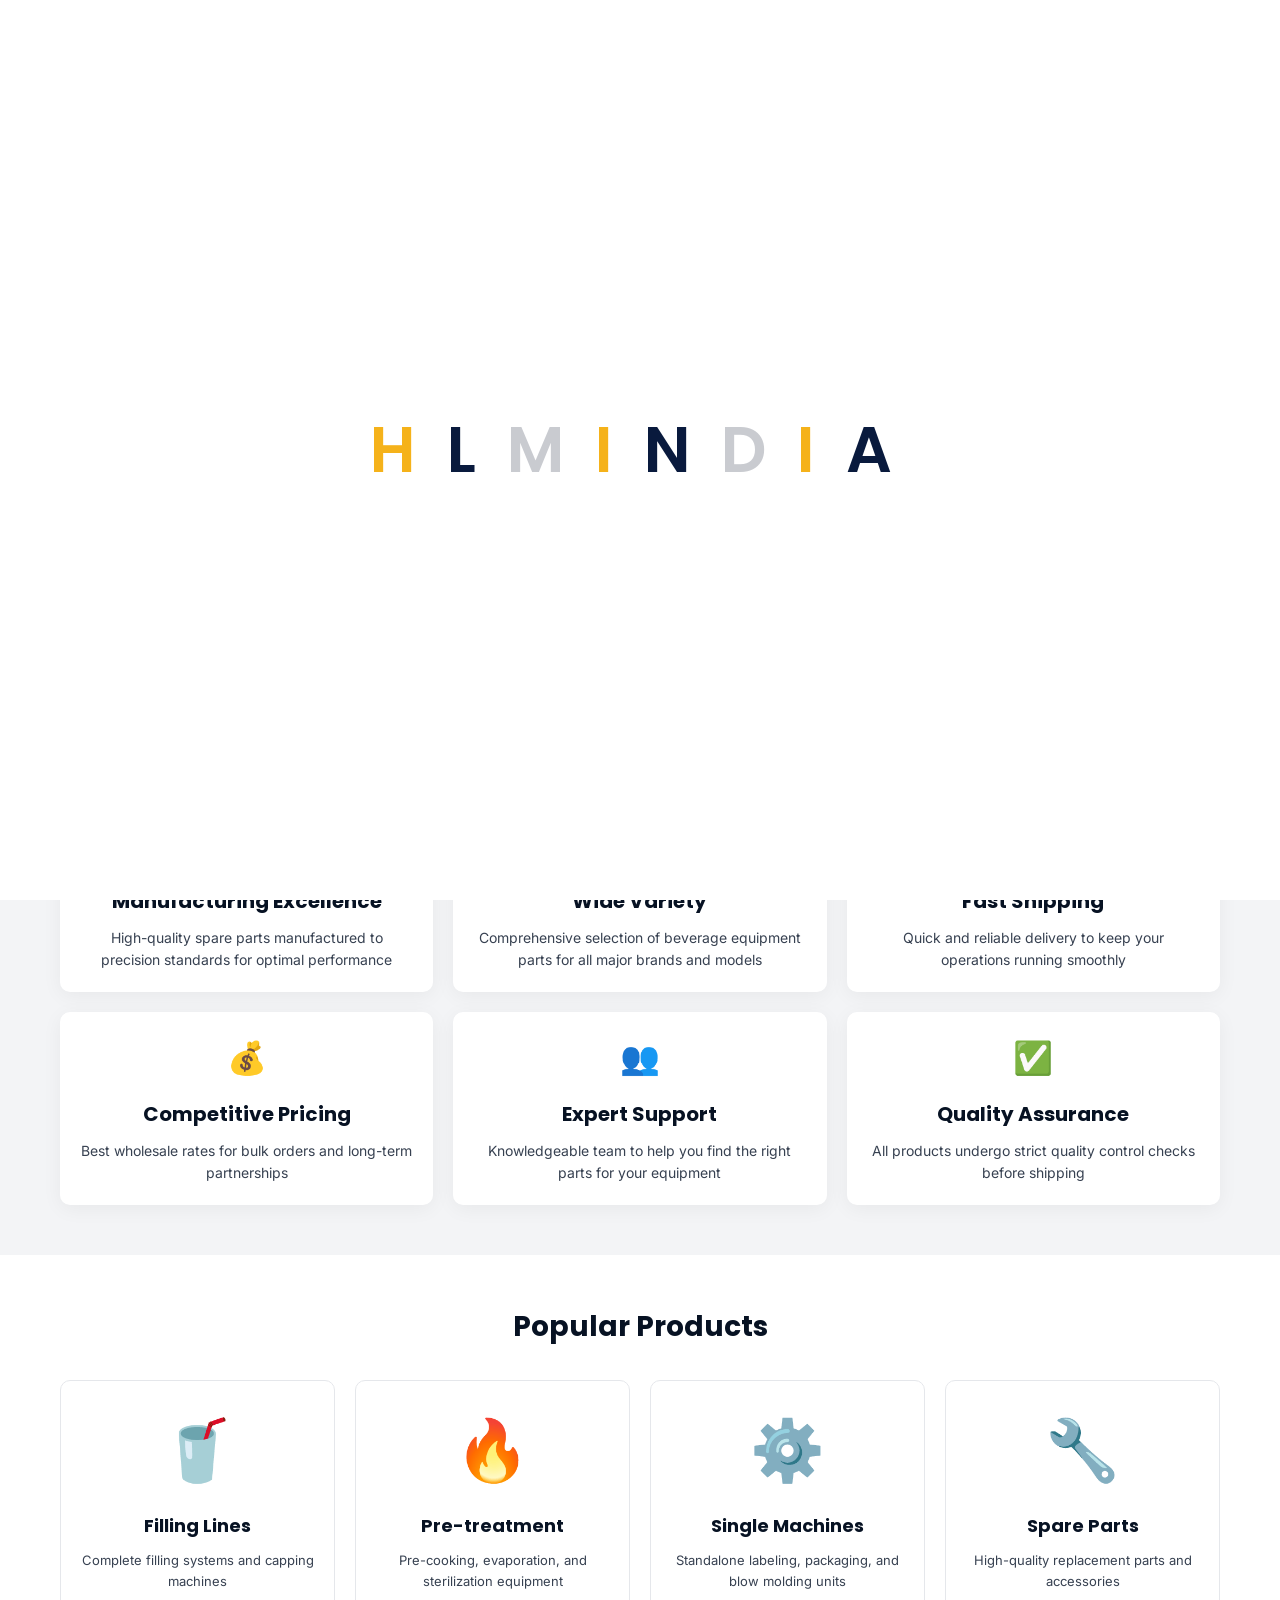
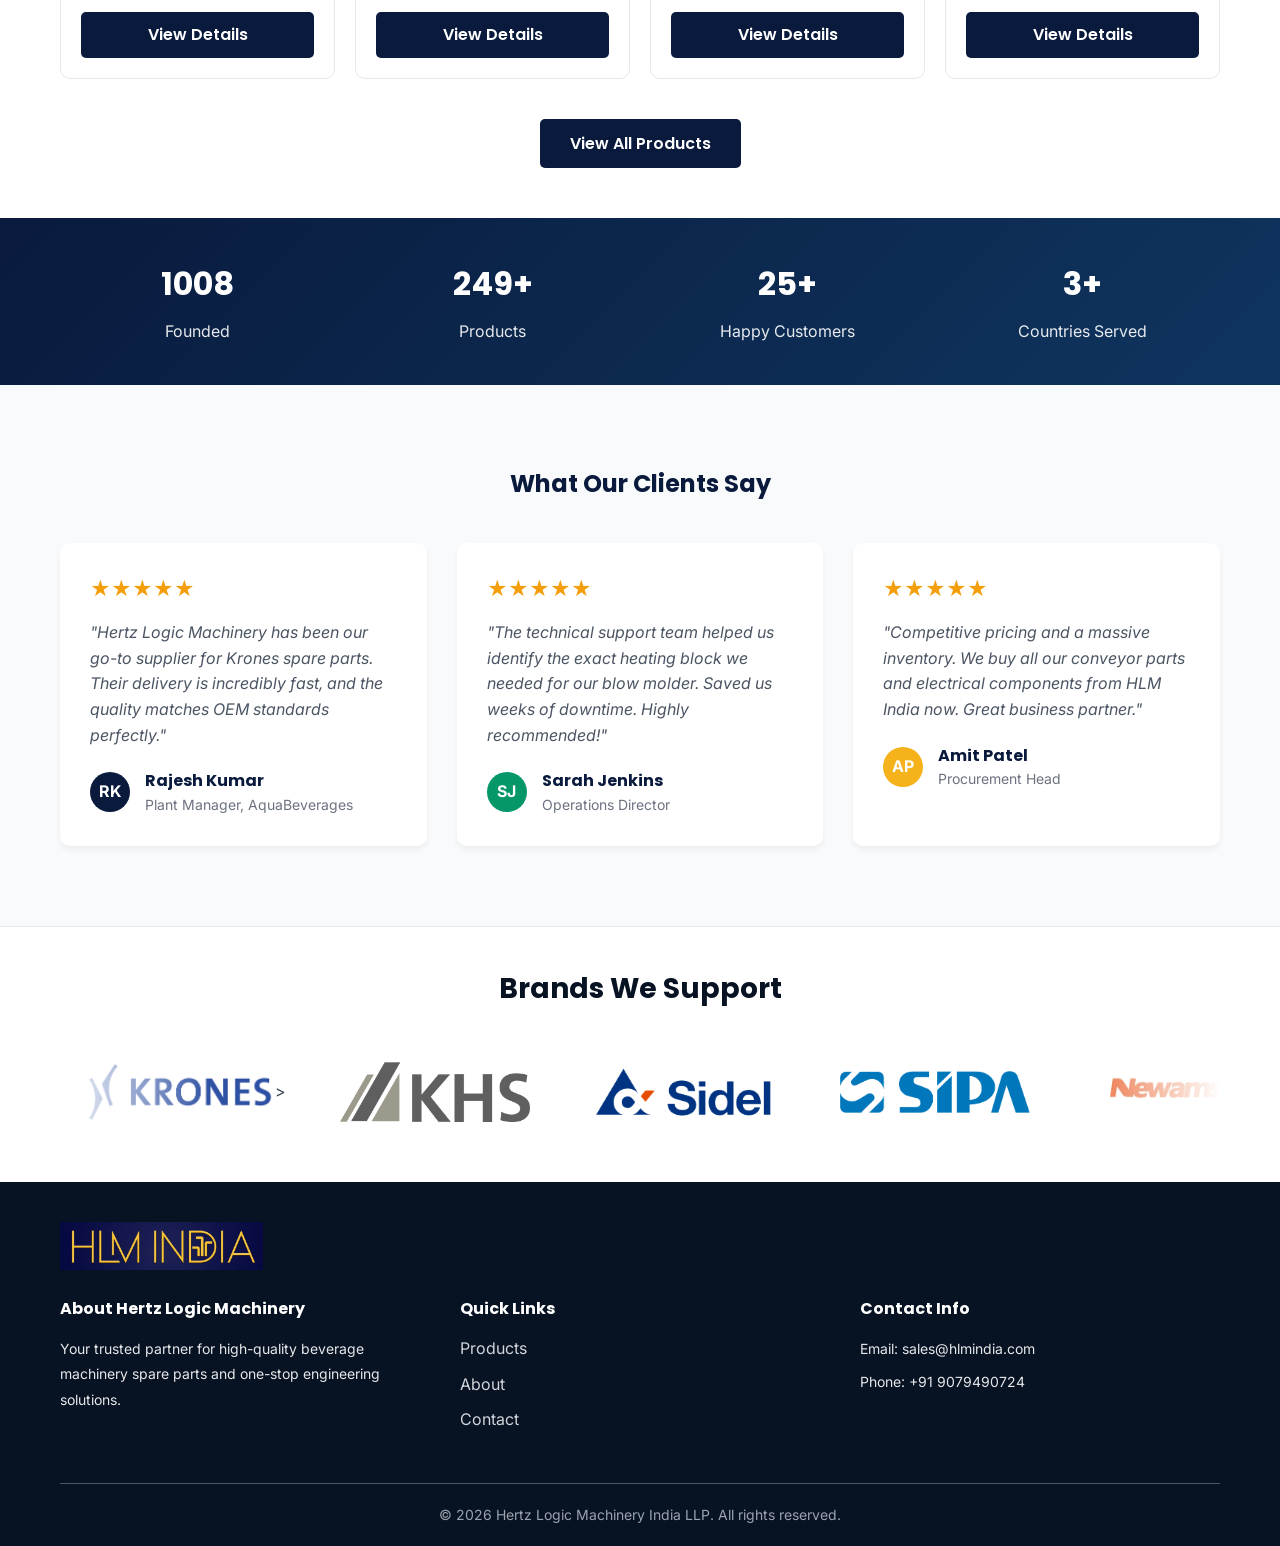
<file: index.html>
<!DOCTYPE html>
<html lang="en">
<head>
    <meta charset="UTF-8">
    <meta name="viewport" content="width=device-width, initial-scale=1.0">
    <title>Home - Hertz Logic Machinery India LLP</title>
    <meta name="description" content="Premium Beverage Spare Parts Supply. Your trusted partner for quality beverage equipment components and spare parts.">
    <link rel="canonical" href="https://hlmindia.com/" />
    
    <!-- Open Graph / Social Sharing Meta Tags -->
    <meta property="og:type" content="website">
    <meta property="og:url" content="https://hlmindia.com/">
    <meta property="og:site_name" content="Hertz Logic Machinery India LLP">
    <meta property="og:title" content="Home - Hertz Logic Machinery India LLP">
    <meta property="og:description" content="Premium Beverage Spare Parts Supply. Your trusted partner for quality beverage equipment components and spare parts.">
    <meta property="og:image" content="https://hlmindia.com/assets/social-preview.jpg">
    
    <!-- Twitter Card Meta Tags -->
    <meta name="twitter:card" content="summary_large_image">
    <meta name="twitter:title" content="Home - Hertz Logic Machinery India LLP">
    <meta name="twitter:description" content="Premium Beverage Spare Parts Supply. Your trusted partner for quality beverage equipment components and spare parts.">
    <meta name="twitter:image" content="https://hlmindia.com/assets/social-preview.jpg">

    <link rel="stylesheet" href="assets/styles.css">
    <link rel="icon" href="assets/images/social-preview.jpg" type="image/jpg">
</head>
<body>
    <div class="page-loader" id="pageLoader" aria-label="Loading page" role="status">
        <div class="loader-wordmark" aria-hidden="true">
            <span>H</span><span>L</span><span>M</span><span>I</span><span>N</span><span>D</span><span>I</span><span>A</span>
        </div>
    </div>

    <!-- Navigation -->
    <nav class="navbar">
        <div class="container">
            <div class="logo">
                <a href="index.html" class="logo-link">
                    <img src="assets/images/logo.png" alt="Hertz Logic Machinery" class="site-logo">
                    <div class="logo-text">
                        <h1>Hertz Logic Machinery India LLP</h1>
                        <p class="tagline">Quality Beverage Equipment Parts</p>
                    </div>
                </a>
            </div>
            <ul class="nav-menu">
                <li><a href="index.html" class="active">Home</a></li>
                <li><a href="products.html">Products</a></li>
                <li><a href="products.html#services">Services</a></li>
                <li><a href="about.html">About Us</a></li>
                <li><a href="contact.html">Contact</a></li>
            </ul>
            <button class="mobile-menu-btn" aria-label="Toggle navigation">☰</button>
        </div>
    </nav>

    <!-- Hero Section -->
    <section class="hero" style="background: linear-gradient(rgba(9, 2, 61, 0.7), rgba(15, 53, 95, 0.7)), url('assets/images/background_logo_index.png') no-repeat;    background-size: cover;    background-position: center 60%;">
        <div class="container hero-content">
            <h2>Premium Beverage Spare Parts Supply</h2>
            <p>Your trusted partner for quality beverage equipment components and spare parts</p>
            <div class="cta-buttons">
                <a href="products.html" class="btn btn-primary">Browse Products</a>
                <a href="contact.html" class="btn btn-secondary">Get In Touch</a>
            </div>
        </div>
    </section>

    <!-- Features Section -->
    <section class="features">
        <div class="container">
            <h2>Why Choose Us?</h2>
            <div class="features-grid">
                <div class="feature-card">
                    <div class="feature-icon">🏭</div>
                    <h3>Manufacturing Excellence</h3>
                    <p>High-quality spare parts manufactured to precision standards for optimal performance</p>
                </div>
                <div class="feature-card">
                    <div class="feature-icon">⚙️</div>
                    <h3>Wide Variety</h3>
                    <p>Comprehensive selection of beverage equipment parts for all major brands and models</p>
                </div>
                <div class="feature-card">
                    <div class="feature-icon">🚚</div>
                    <h3>Fast Shipping</h3>
                    <p>Quick and reliable delivery to keep your operations running smoothly</p>
                </div>
                <div class="feature-card">
                    <div class="feature-icon">💰</div>
                    <h3>Competitive Pricing</h3>
                    <p>Best wholesale rates for bulk orders and long-term partnerships</p>
                </div>
                <div class="feature-card">
                    <div class="feature-icon">👥</div>
                    <h3>Expert Support</h3>
                    <p>Knowledgeable team to help you find the right parts for your equipment</p>
                </div>
                <div class="feature-card">
                    <div class="feature-icon">✅</div>
                    <h3>Quality Assurance</h3>
                    <p>All products undergo strict quality control checks before shipping</p>
                </div>
            </div>
        </div>
    </section>

    <!-- Popular Products Preview -->
    <section class="popular-products">
        <div class="container">
            <h2>Popular Products</h2>
            <div class="products-preview">
                <div class="product-card">
                    <div class="product-image">🥤</div>
                    <h3>Filling Lines</h3>
                    <p>Complete filling systems and capping machines</p>
                    <a href="products.html" class="btn btn-primary">View Details</a>
                </div>
                <div class="product-card">
                    <div class="product-image">🔥</div>
                    <h3>Pre-treatment</h3>
                    <p>Pre-cooking, evaporation, and sterilization equipment</p>
                    <a href="products.html" class="btn btn-primary">View Details</a>
                </div>
                <div class="product-card">
                    <div class="product-image">⚙️</div>
                    <h3>Single Machines</h3>
                    <p>Standalone labeling, packaging, and blow molding units</p>
                    <a href="products.html" class="btn btn-primary">View Details</a>
                </div>
                <div class="product-card">
                    <div class="product-image">🔧</div>
                    <h3>Spare Parts</h3>
                    <p>High-quality replacement parts and accessories</p>
                    <a href="products.html" class="btn btn-primary">View Details</a>
                </div>
            </div>
            <div style="text-align: center; margin-top: 30px;">
                <a href="products.html" class="btn btn-primary">View All Products</a>
            </div>
        </div>
    </section>

    <!-- Stats Section -->
    <section class="stats">
        <div class="container stats-grid">
            <div class="stat">
                <h3>2023</h3>
                <p>Founded</p>
            </div>
            <div class="stat">
                <h3>500+</h3>
                <p>Products</p>
            </div>
            <div class="stat">
                <h3>50+</h3>
                <p>Happy Customers</p>
            </div>
            <div class="stat">
                <h3>5+</h3>
                <p>Countries Served</p>
            </div>
        </div>
    </section>

    <!-- Testimonials Section -->
    <style>
        .testimonial-card:hover {
            transform: translateY(-5px);
            box-shadow: 0 10px 15px rgba(0,0,0,0.1) !important;
        }
    </style>
    <section class="testimonials" style="background-color: #f9fafb; padding: 80px 0;">
        <div class="container">
            <h2 style="text-align: center; margin-bottom: 40px; color: #091a3d;">What Our Clients Say</h2>
            <div class="testimonials-grid" style="display: grid; grid-template-columns: repeat(auto-fit, minmax(300px, 1fr)); gap: 30px;">
                <div class="testimonial-card" style="background: white; padding: 30px; border-radius: 10px; box-shadow: 0 4px 6px rgba(0,0,0,0.05); transition: all 0.3s ease;">
                    <div class="stars" style="color: #f59e0b; margin-bottom: 15px; font-size: 20px;">★★★★★</div>
                    <p style="font-style: italic; color: #4b5563; margin-bottom: 20px; line-height: 1.6;">"Hertz Logic Machinery has been our go-to supplier for Krones spare parts. Their delivery is incredibly fast, and the quality matches OEM standards perfectly."</p>
                    <div class="author" style="display: flex; align-items: center; gap: 15px;">
                        <div style="width: 40px; height: 40px; background-color: #091a3d; color: white; border-radius: 50%; display: flex; align-items: center; justify-content: center; font-weight: bold;">RK</div>
                        <div>
                            <h4 style="margin: 0; color: #091a3d; font-size: 16px;">Rajesh Kumar</h4>
                            <p style="margin: 0; font-size: 14px; color: #6b7280;">Plant Manager, AquaBeverages</p>
                        </div>
                    </div>
                </div>
                
                <div class="testimonial-card" style="background: white; padding: 30px; border-radius: 10px; box-shadow: 0 4px 6px rgba(0,0,0,0.05); transition: all 0.3s ease;">
                    <div class="stars" style="color: #f59e0b; margin-bottom: 15px; font-size: 20px;">★★★★★</div>
                    <p style="font-style: italic; color: #4b5563; margin-bottom: 20px; line-height: 1.6;">"The technical support team helped us identify the exact heating block we needed for our blow molder. Saved us weeks of downtime. Highly recommended!"</p>
                    <div class="author" style="display: flex; align-items: center; gap: 15px;">
                        <div style="width: 40px; height: 40px; background-color: #059669; color: white; border-radius: 50%; display: flex; align-items: center; justify-content: center; font-weight: bold;">SJ</div>
                        <div>
                            <h4 style="margin: 0; color: #091a3d; font-size: 16px;">Sarah Jenkins</h4>
                            <p style="margin: 0; font-size: 14px; color: #6b7280;">Operations Director</p>
                        </div>
                    </div>
                </div>
                
                <div class="testimonial-card" style="background: white; padding: 30px; border-radius: 10px; box-shadow: 0 4px 6px rgba(0,0,0,0.05); transition: all 0.3s ease;">
                    <div class="stars" style="color: #f59e0b; margin-bottom: 15px; font-size: 20px;">★★★★★</div>
                    <p style="font-style: italic; color: #4b5563; margin-bottom: 20px; line-height: 1.6;">"Competitive pricing and a massive inventory. We buy all our conveyor parts and electrical components from HLM India now. Great business partner."</p>
                    <div class="author" style="display: flex; align-items: center; gap: 15px;">
                        <div style="width: 40px; height: 40px; background-color: #f5b21a; color: white; border-radius: 50%; display: flex; align-items: center; justify-content: center; font-weight: bold;">AP</div>
                        <div>
                            <h4 style="margin: 0; color: #091a3d; font-size: 16px;">Amit Patel</h4>
                            <p style="margin: 0; font-size: 14px; color: #6b7280;">Procurement Head</p>
                        </div>
                    </div>
                </div>
            </div>
        </div>
    </section>

    <!-- Brand Slider Section -->
    <section class="brand-slider">
        <div class="container">
            <h2>Brands We Support</h2>
            <div class="slider">
                <div class="slide-track">
                    <!-- 6 Unique Brands (Duplicated for seamless scrolling) -->
                    <!-- Slide 1 -->
                    <div class="slide"><img src="assets/images/brands/brand1.png" alt="Krones">></div>
                    <!-- Slide 2 -->
                    <div class="slide"><img src="assets/images/brands/brand2.png" alt="KHS"></div>
                    <!-- Slide 3 -->
                    <div class="slide"><img src="assets/images/brands/brand3.png" alt="Sidel"></div>
                    <!-- Slide 4 -->
                    <div class="slide"><img src="assets/images/brands/brand4.png" alt="Sipa"></div>
                    <!-- Slide 5 -->
                    <div class="slide"><img src="assets/images/brands/brand5.png" alt="Newamstar"></div>
                    <!-- Slide 6 -->
                    <div class="slide"><img src="assets/images/brands/brand6.png" alt="Techlong"></div>

                    <!-- DUPLICATES (Required for infinite scroll effect) -->
                    <div class="slide"><img src="assets/images/brands/brand1.png" alt="Krones"></div>
                    <div class="slide"><img src="assets/images/brands/brand2.png" alt="KHS"></div>
                    <div class="slide"><img src="assets/images/brands/brand3.png" alt="Sidel"></div>
                    <div class="slide"><img src="assets/images/brands/brand4.png" alt="Sipa"></div>
                    <div class="slide"><img src="assets/images/brands/brand5.png" alt="Newamstar"></div>
                    <div class="slide"><img src="assets/images/brands/brand6.png" alt="Techlong"></div>
                </div>
            </div>
        </div>
    </section>

    <!-- Footer -->
    <footer class="footer">
        <div class="container">
            <div class="footer-logo">
                <a href="index.html"><img src="assets/images/logo.png" alt="Hertz Logic Machinery" class="footer-logo-img"></a>
            </div>
            <div class="footer-content">
                <div class="footer-section">
                    <h4>About Hertz Logic Machinery</h4>
                    <p>Your trusted partner for high-quality beverage machinery spare parts and one-stop engineering solutions.</p>
                </div>
                <div class="footer-section">
                    <h4>Quick Links</h4>
                    <ul>
                        <li><a href="products.html">Products</a></li>
                        <li><a href="about.html">About</a></li>
                        <li><a href="contact.html">Contact</a></li>
                    </ul>
                </div>
                <div class="footer-section">
                    <h4>Contact Info</h4>
                    <p>Email: sales@hlmindia.com</p>
                    <p>Phone: +91 9079490724</p>
                </div>
            </div>
            <div class="footer-bottom">
                <p>&copy; 2026 Hertz Logic Machinery India LLP. All rights reserved.</p>
            </div>
        </div>
    </footer>

    <!-- Contact Widget -->
    <div class="contact-widget">
        <div class="avatar-wrapper">
            <img src="assets/images/service-girl-service.png" alt="Service Agent" />
        </div>
        <a href="https://wa.me/919079490724" target="_blank" class="contact-item">
            <svg fill="currentColor" viewBox="0 0 24 24"><path d="M12.06 0C5.47 0 .1 5.36.1 11.95c0 2.1 .55 4.14 1.59 5.95L0 24l6.28-1.65a11.89 11.89 0 0 0 5.78 1.47h.01c6.59 0 11.95-5.36 11.95-11.95a11.82 11.82 0 0 0-3.5-8.39A11.82 11.82 0 0 0 12.06 0z"/></svg>
            <span>WhatsApp</span>
            <span class="tooltip-text">Chat on WhatsApp</span>
        </a>
        <a href="mailto:sales@hlmindia.com" class="contact-item">
            <svg fill="none" stroke="currentColor" stroke-width="2" viewBox="0 0 24 24"><path d="M3 8l7.89 5.26a2 2 0 002.22 0L21 8M5 19h14a2 2 0 002-2V7a2 2 0 00-2-2H5a2 2 0 00-2 2v10a2 2 0 002 2z"/></svg>
            <span>Email</span>
            <span class="tooltip-text">Send an Email</span>
        </a>
        <a href="contact.html#contactForm" class="contact-item">
            <svg fill="none" stroke="currentColor" stroke-width="2" viewBox="0 0 24 24"><path d="M21 15a2 2 0 0 1-2 2H7l-4 4V5a2 2 0 0 1 2-2h14a2 2 0 0 1 2 2z"/></svg>
            <span>Inquiry</span>
            <span class="tooltip-text">Send an Inquiry</span>
        </a>

        <div class="separator"></div>
        <button id="scrollTopBtn" onclick="scrollToTop()" class="contact-item" style="display: none; background: none; border: none; cursor: pointer;" aria-label="Scroll to Top">
            <svg fill="none" stroke="currentColor" stroke-width="2" viewBox="0 0 24 24"><path d="M5 15l7-7 7 7"/></svg>
            <span>Top</span>
        </button>
    </div>

    <script src="assets/script.js"></script>
</body>
</html>
</file>
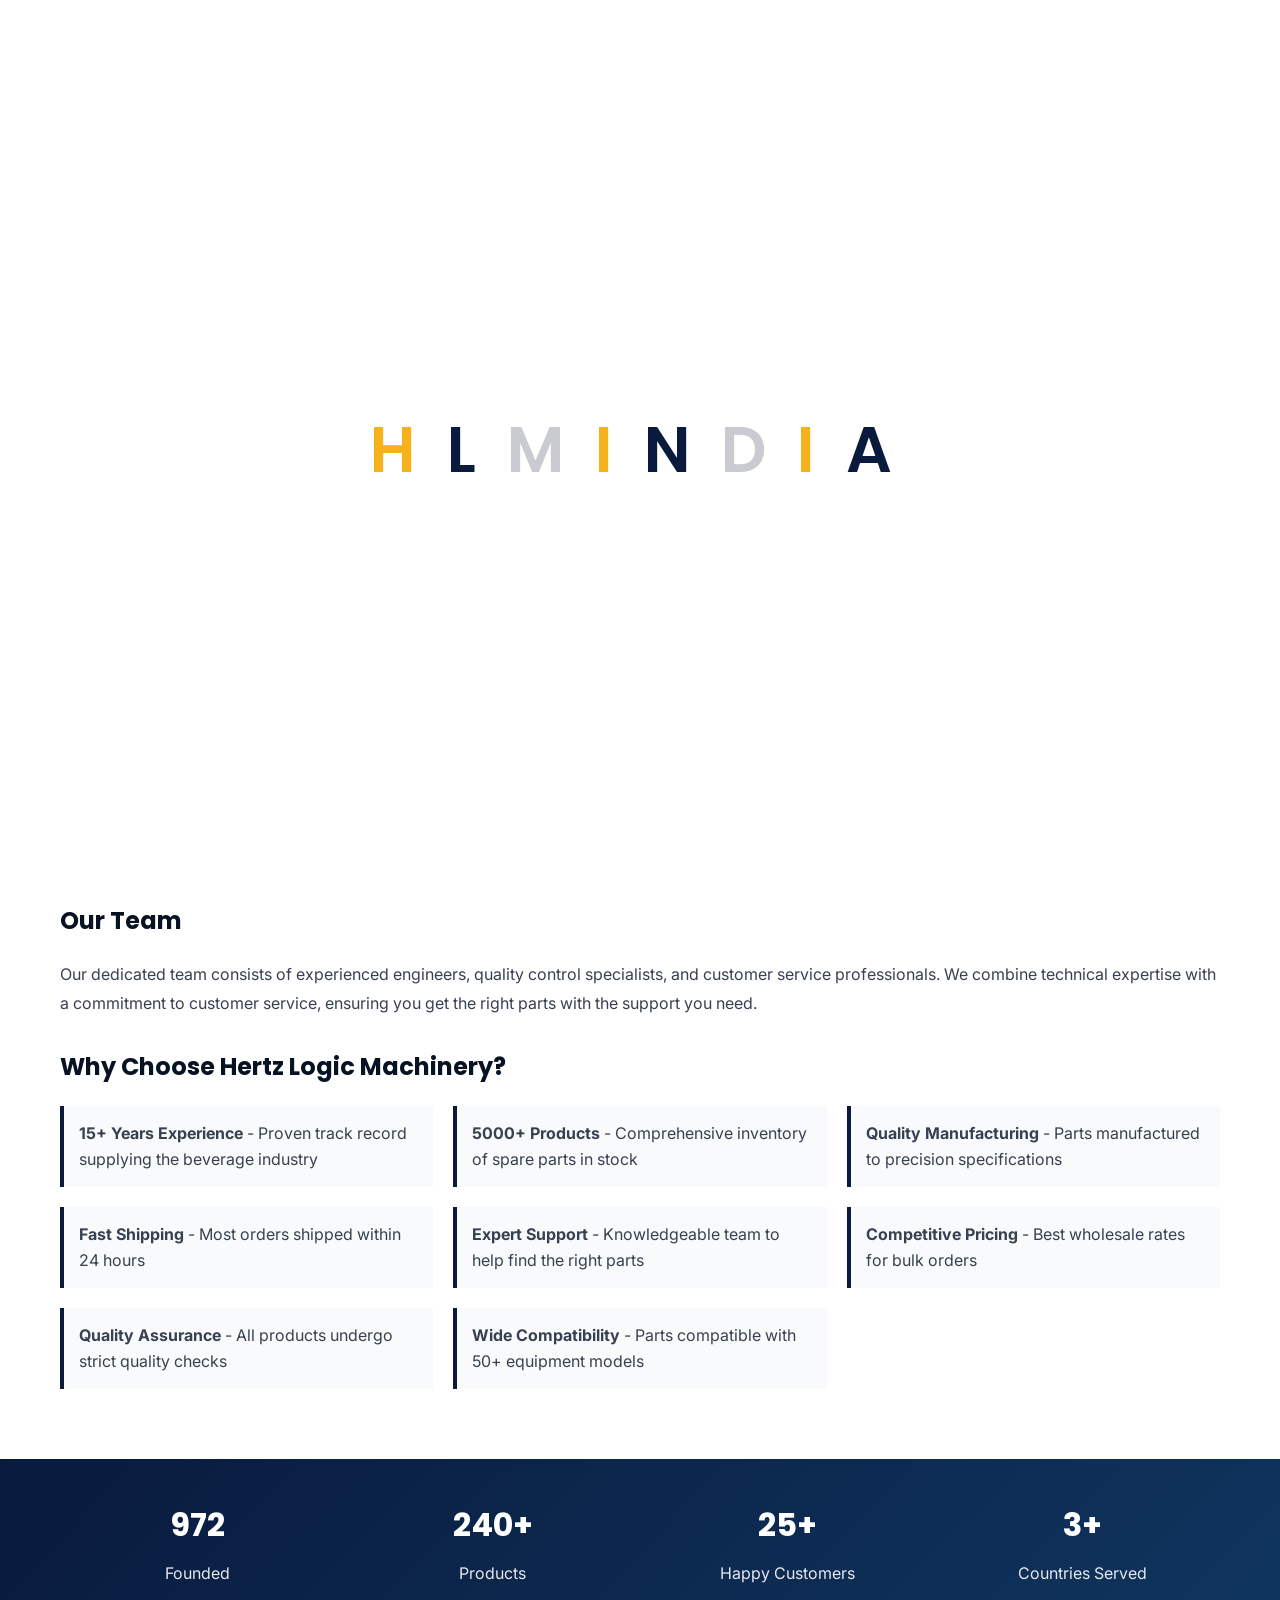
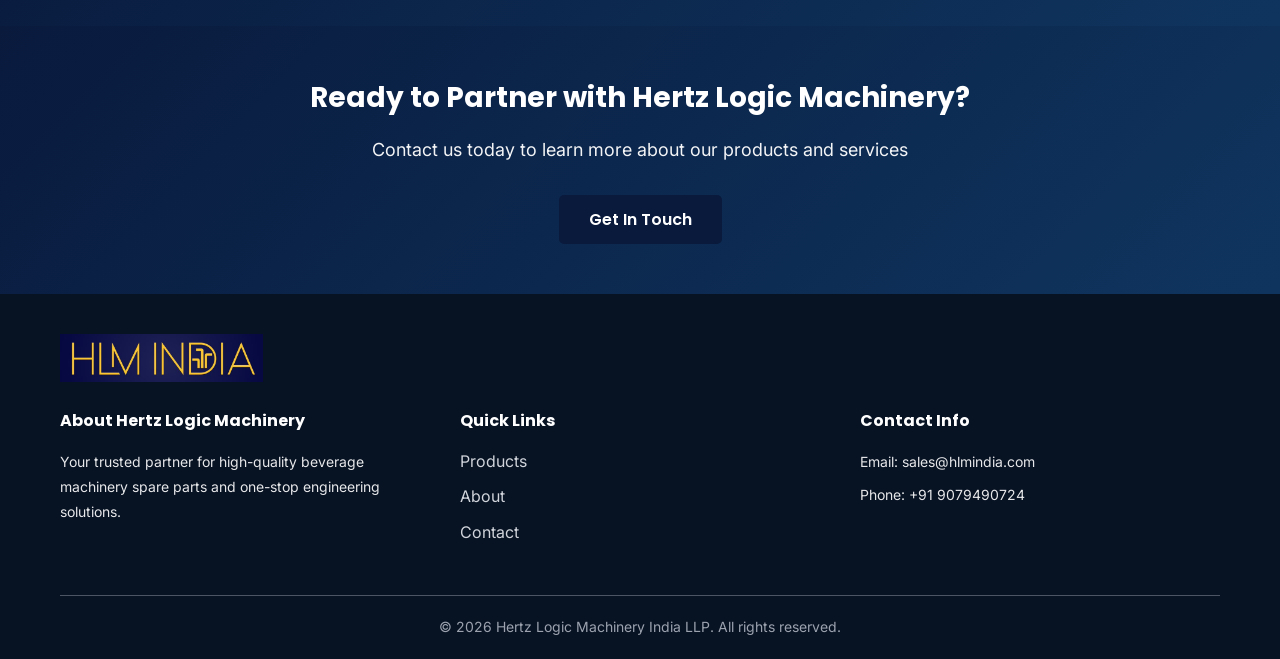
<file: about.html>
<!DOCTYPE html>
<html lang="en">
<head>
    <meta charset="UTF-8">
    <meta name="viewport" content="width=device-width, initial-scale=1.0">
    <title>About Us - Hertz Logic Machinery India LLP</title>
    <meta name="description" content="Learn about Hertz Logic Machinery India LLP, your trusted partner for high-quality beverage machinery spare parts and engineering solutions.">
    <link rel="canonical" href="https://hlmindia.com/about.html" />
    
    <!-- Open Graph / Social Sharing Meta Tags -->
    <meta property="og:type" content="website">
    <meta property="og:url" content="https://hlmindia.com/about.html">
    <meta property="og:site_name" content="Hertz Logic Machinery India LLP">
    <meta property="og:title" content="About Us - Hertz Logic Machinery India LLP">
    <meta property="og:description" content="Learn about Hertz Logic Machinery India LLP, your trusted partner for high-quality beverage machinery spare parts and engineering solutions.">
    <meta property="og:image" content="https://hlmindia.com/assets/social-preview.jpg">
    
    <!-- Twitter Card Meta Tags -->
    <meta name="twitter:card" content="summary_large_image">
    <meta name="twitter:title" content="About Us - Hertz Logic Machinery India LLP">
    <meta name="twitter:description" content="Learn about Hertz Logic Machinery India LLP, your trusted partner for high-quality beverage machinery spare parts and engineering solutions.">
    <meta name="twitter:image" content="https://hlmindia.com/assets/social-preview.jpg">

    <link rel="stylesheet" href="assets/styles.css">
    <link rel="icon" href="assets/images/social-preview.jpg" type="image/jpg">
</head>
<body>
    <div class="page-loader" id="pageLoader" aria-label="Loading page" role="status">
        <div class="loader-wordmark" aria-hidden="true">
            <span>H</span><span>L</span><span>M</span><span>I</span><span>N</span><span>D</span><span>I</span><span>A</span>
        </div>
    </div>

    <!-- Navigation -->
    <nav class="navbar">
        <div class="container">
            <div class="logo">
                <a href="index.html" class="logo-link">
                    <img src="assets/images/logo.png" alt="Hertz Logic Machinery" class="site-logo">
                    <div class="logo-text">
                        <h1>Hertz Logic Machinery India LLP</h1>
                        <p class="tagline">Quality Beverage Equipment Parts</p>
                    </div>
                </a>
            </div>
            <ul class="nav-menu">
                <li><a href="index.html">Home</a></li>
                <li><a href="products.html">Products</a></li>
                <li><a href="products.html#services">Services</a></li>
                <li><a href="about.html" class="active">About Us</a></li>
                <li><a href="contact.html">Contact</a></li>
            </ul>
            <button class="mobile-menu-btn" aria-label="Toggle navigation" aria-expanded="false">☰</button>
        </div>
    </nav>

    <!-- Page Header -->
    <section class="page-header">
        <div class="container">
            <h1>About Hertz Logic Machinery India LLP</h1>
            <p>Your trusted partner for premium beverage equipment spare parts</p>
        </div>
    </section>

    <!-- About Content -->
    <section class="about-content">
        <div class="container">
            <div class="about-section">
                <h2>Our Story</h2>
                <p>Founded in 2023, Hertz Logic Machinery India LLP is a professional spare parts supplier in the beverage industry. Our main products include spare parts for Krones and KHS machines. Our engineers have more than 15 years of industry experience.</p>
                <p>Our advantage is high quality, fast delivery, competitive price, and providing a one-stop service for all your beverage equipment needs.</p>
            </div>

            <div class="about-section">
                <h2>Our Mission</h2>
                <p>To provide high-quality, reliable beverage equipment spare parts at competitive prices, ensuring our customers can keep their operations running smoothly and efficiently. We believe in building long-term partnerships through exceptional service and product excellence.</p>
            </div>

            <div class="about-section">
                <h2>Our Values</h2>
                <div class="values-grid">
                    <div class="value-card">
                        <h3>🏆 Quality</h3>
                        <p>Every product meets strict quality standards and is built to last</p>
                    </div>
                    <div class="value-card">
                        <h3>🤝 Integrity</h3>
                        <p>We believe in honest business practices and transparent communication</p>
                    </div>
                    <div class="value-card">
                        <h3>⚡ Innovation</h3>
                        <p>Continuous improvement in products and customer service</p>
                    </div>
                    <div class="value-card">
                        <h3>🚀 Excellence</h3>
                        <p>Committed to exceeding customer expectations at every turn</p>
                    </div>
                </div>
            </div>

            <div class="about-section">
                <h2>Our Team</h2>
                <p>Our dedicated team consists of experienced engineers, quality control specialists, and customer service professionals. We combine technical expertise with a commitment to customer service, ensuring you get the right parts with the support you need.</p>
            </div>

            <div class="about-section">
                <h2>Why Choose Hertz Logic Machinery?</h2>
                <ul class="benefits-list">
                    <li><strong>15+ Years Experience</strong> - Proven track record supplying the beverage industry</li>
                    <li><strong>5000+ Products</strong> - Comprehensive inventory of spare parts in stock</li>
                    <li><strong>Quality Manufacturing</strong> - Parts manufactured to precision specifications</li>
                    <li><strong>Fast Shipping</strong> - Most orders shipped within 24 hours</li>
                    <li><strong>Expert Support</strong> - Knowledgeable team to help find the right parts</li>
                    <li><strong>Competitive Pricing</strong> - Best wholesale rates for bulk orders</li>
                    <li><strong>Quality Assurance</strong> - All products undergo strict quality checks</li>
                    <li><strong>Wide Compatibility</strong> - Parts compatible with 50+ equipment models</li>
                </ul>
            </div>
        </div>
    </section>

    <!-- Stats Section -->
    <section class="stats">
        <div class="container stats-grid">
            <div class="stat">
                <h3>2023</h3>
                <p>Founded</p>
            </div>
            <div class="stat">
                <h3>500+</h3>
                <p>Products</p>
            </div>
            <div class="stat">
                <h3>50+</h3>
                <p>Happy Customers</p>
            </div>
            <div class="stat">
                <h3>5+</h3>
                <p>Countries Served</p>
            </div>
        </div>
    </section>

    <!-- CTA Section -->
    <section class="cta-section">
        <div class="container">
            <h2>Ready to Partner with Hertz Logic Machinery?</h2>
            <p>Contact us today to learn more about our products and services</p>
            <a href="contact.html" class="btn btn-primary">Get In Touch</a>
        </div>
    </section>

    <!-- Footer -->
    <footer class="footer">
        <div class="container">
            <div class="footer-logo">
                <a href="index.html"><img src="assets/images/logo.png" alt="Hertz Logic Machinery" class="footer-logo-img"></a>
            </div>
            <div class="footer-content">
                <div class="footer-section">
                    <h4>About Hertz Logic Machinery</h4>
                    <p>Your trusted partner for high-quality beverage machinery spare parts and one-stop engineering solutions.</p>
                </div>
                <div class="footer-section">
                    <h4>Quick Links</h4>
                    <ul>
                        <li><a href="products.html">Products</a></li>
                        <li><a href="about.html">About</a></li>
                        <li><a href="contact.html">Contact</a></li>
                    </ul>
                </div>
                <div class="footer-section">
                    <h4>Contact Info</h4>
                    <p>Email: sales@hlmindia.com</p>
                    <p>Phone: +91 9079490724</p>
                </div>
            </div>
            <div class="footer-bottom">
                <p>&copy; 2026 Hertz Logic Machinery India LLP. All rights reserved.</p>
            </div>
        </div>
    </footer>

    <!-- Contact Widget -->
    <div class="contact-widget">
        <div class="avatar-wrapper">
            <img src="assets/images/service-girl-service.png" alt="Service Agent" />
        </div>
        <a href="https://wa.me/919079490724" target="_blank" class="contact-item">
            <svg fill="currentColor" viewBox="0 0 24 24"><path d="M12.06 0C5.47 0 .1 5.36.1 11.95c0 2.1 .55 4.14 1.59 5.95L0 24l6.28-1.65a11.89 11.89 0 0 0 5.78 1.47h.01c6.59 0 11.95-5.36 11.95-11.95a11.82 11.82 0 0 0-3.5-8.39A11.82 11.82 0 0 0 12.06 0z"/></svg>
            <span>WhatsApp</span>
            <span class="tooltip-text">Chat on WhatsApp</span>
        </a>
        <a href="mailto:sales@hlmindia.com" class="contact-item">
            <svg fill="none" stroke="currentColor" stroke-width="2" viewBox="0 0 24 24"><path d="M3 8l7.89 5.26a2 2 0 002.22 0L21 8M5 19h14a2 2 0 002-2V7a2 2 0 00-2-2H5a2 2 0 00-2 2v10a2 2 0 002 2z"/></svg>
            <span>Email</span>
            <span class="tooltip-text">Send an Email</span>
        </a>
        <a href="contact.html#contactForm" class="contact-item">
            <svg fill="none" stroke="currentColor" stroke-width="2" viewBox="0 0 24 24"><path d="M21 15a2 2 0 0 1-2 2H7l-4 4V5a2 2 0 0 1 2-2h14a2 2 0 0 1 2 2z"/></svg>
            <span>Inquiry</span>
            <span class="tooltip-text">Send an Inquiry</span>
        </a>

        <div class="separator"></div>
        <button id="scrollTopBtn" onclick="scrollToTop()" class="contact-item" style="display: none; background: none; border: none; cursor: pointer;" aria-label="Scroll to Top">
            <svg fill="none" stroke="currentColor" stroke-width="2" viewBox="0 0 24 24"><path d="M5 15l7-7 7 7"/></svg>
            <span>Top</span>
        </button>
    </div>

    <script src="assets/script.js"></script>
</body>
</html>
</file>
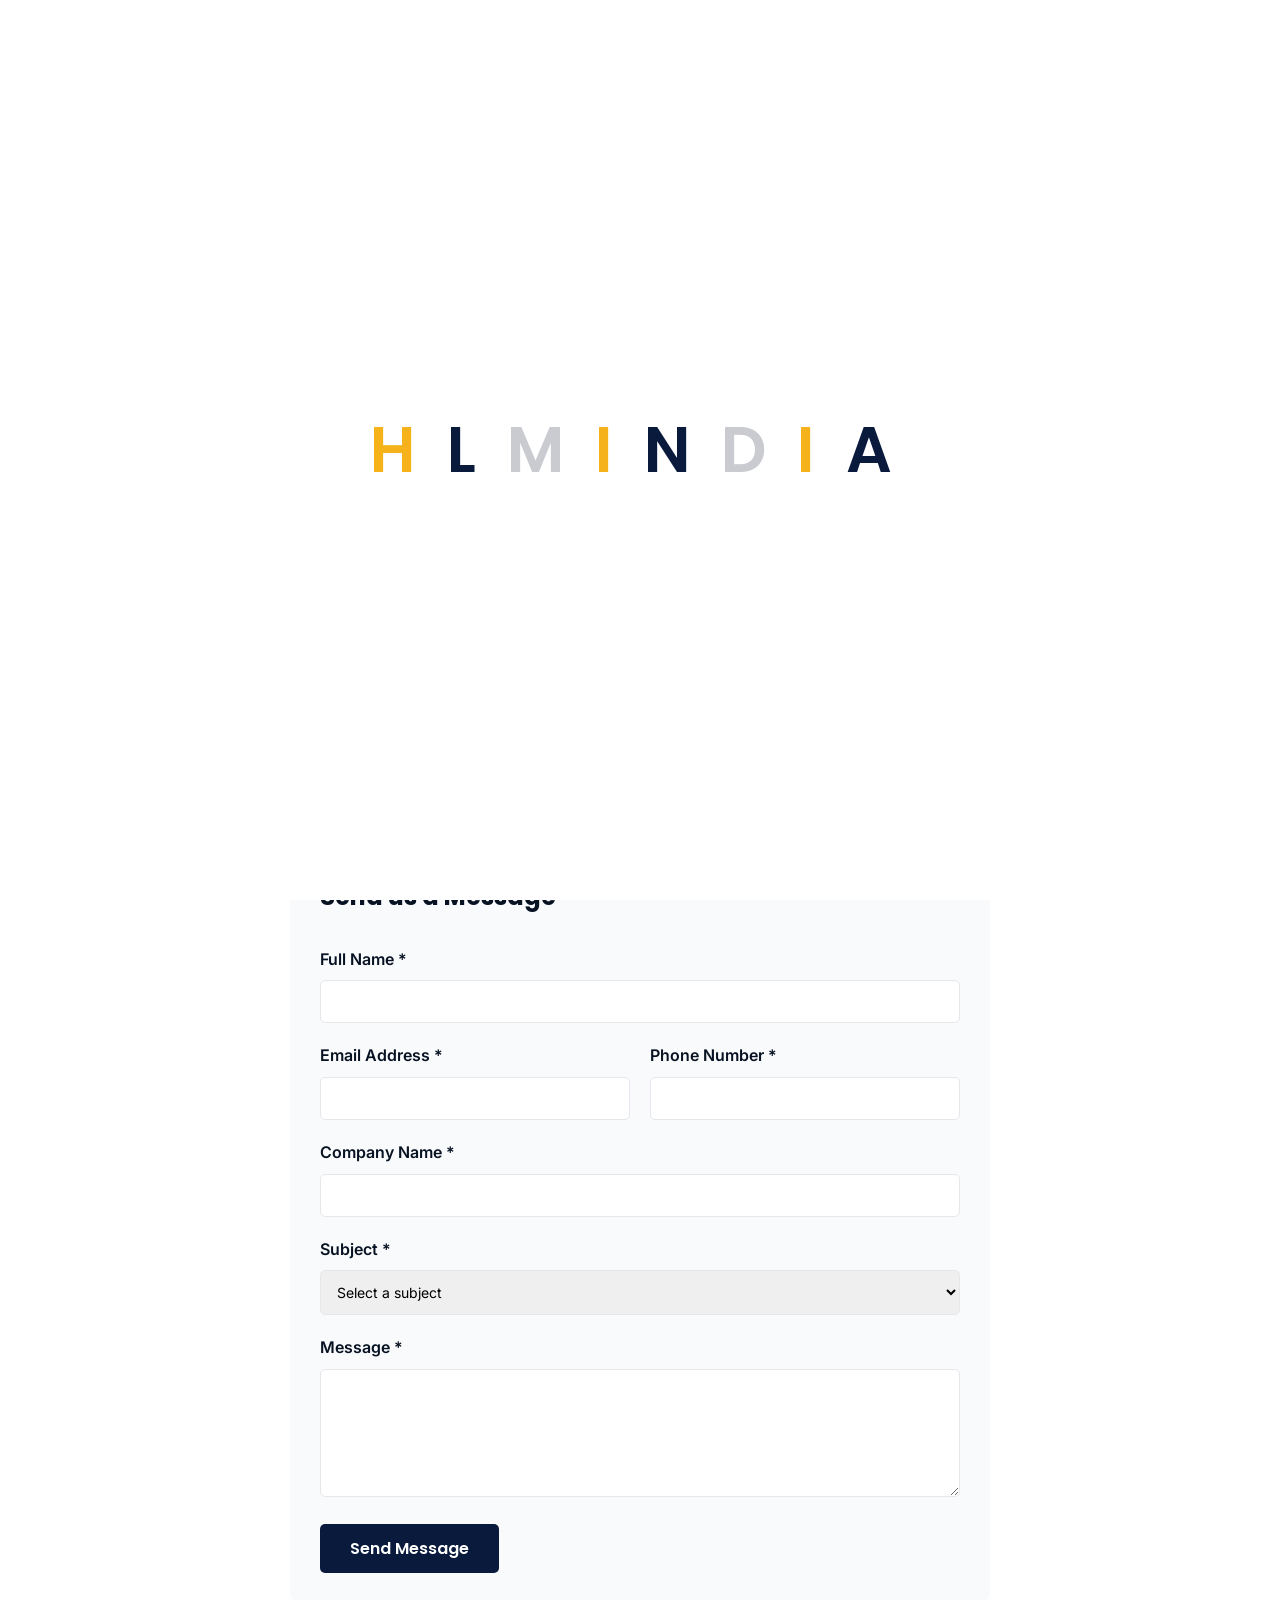
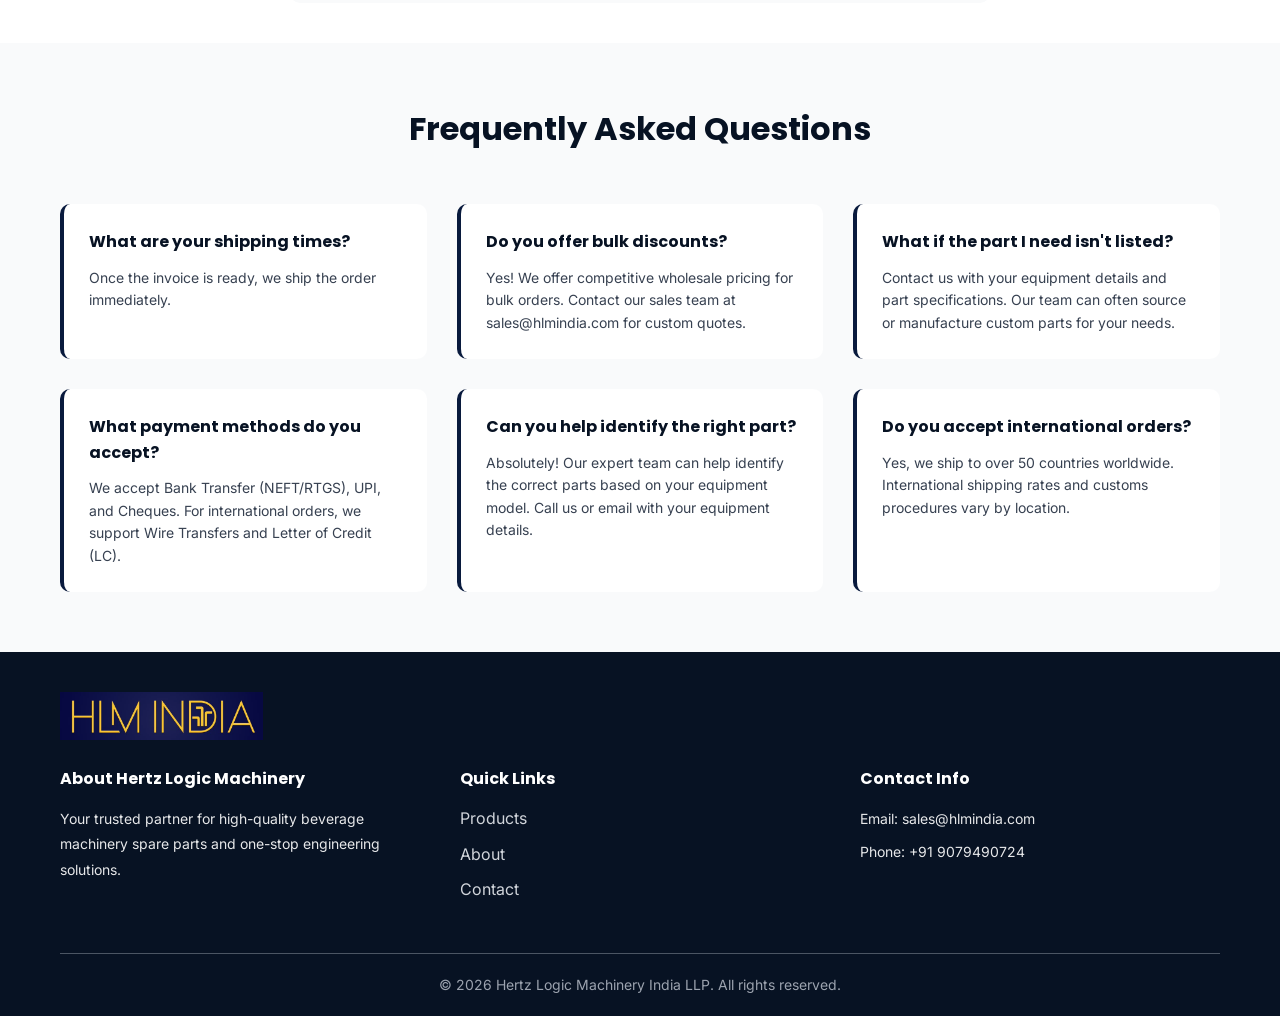
<file: contact.html>
<!DOCTYPE html>
<html lang="en">
<head>
    <meta charset="UTF-8">
    <meta name="viewport" content="width=device-width, initial-scale=1.0">
    <title>Contact Us - Hertz Logic Machinery India LLP</title>
    <meta name="description" content="Contact Hertz Logic Machinery India LLP for high-quality beverage machinery spare parts and engineering solutions.">
    <link rel="canonical" href="https://hlmindia.com/contact.html" />
    
    <!-- Open Graph / Social Sharing Meta Tags -->
    <meta property="og:type" content="website">
    <meta property="og:url" content="https://hlmindia.com/contact.html">
    <meta property="og:site_name" content="Hertz Logic Machinery India LLP">
    <meta property="og:title" content="Contact Us - Hertz Logic Machinery India LLP">
    <meta property="og:description" content="Get in touch with our team for product information, quotes, and support.">
    <meta property="og:image" content="https://hlmindia.com/assets/social-preview.jpg">
    
    <!-- Twitter Card Meta Tags -->
    <meta name="twitter:card" content="summary_large_image">
    <meta name="twitter:title" content="Contact Us - Hertz Logic Machinery India LLP">
    <meta name="twitter:description" content="Get in touch with our team for product information, quotes, and support.">
    <meta name="twitter:image" content="https://hlmindia.com/assets/social-preview.jpg">

    <link rel="stylesheet" href="assets/styles.css">
    <link rel="icon" href="assets/images/social-preview.jpg" type="image/jpg">
</head>
<body>
    <div class="page-loader" id="pageLoader" aria-label="Loading page" role="status">
        <div class="loader-wordmark" aria-hidden="true">
            <span>H</span><span>L</span><span>M</span><span>I</span><span>N</span><span>D</span><span>I</span><span>A</span>
        </div>
    </div>

    <!-- Navigation -->
    <nav class="navbar">
        <div class="container">
            <div class="logo">
                <a href="index.html" class="logo-link">
                    <img src="assets/images/logo.png" alt="Hertz Logic Machinery" class="site-logo">
                    <div class="logo-text">
                        <h1>Hertz Logic Machinery India LLP</h1>
                        <p class="tagline">Quality Beverage Equipment Parts</p>
                    </div>
                </a>
            </div>
            <ul class="nav-menu">
                <li><a href="index.html">Home</a></li>
                <li><a href="products.html">Products</a></li>
                <li><a href="products.html#services">Services</a></li>
                <li><a href="about.html">About Us</a></li>
                <li><a href="contact.html" class="active">Contact</a></li>
            </ul>
            <button class="mobile-menu-btn" aria-label="Toggle navigation">☰</button>
        </div>
    </nav>

    <!-- Page Header -->
    <section class="page-header">
        <div class="container">
            <h1>Contact Us</h1>
            <p>Get in touch with our team for product information, quotes, and support</p>
        </div>
    </section>

    <!-- Contact Content -->
    <section class="contact-section">
        <div class="container">
            <!-- Contact Info Cards -->
            <div class="contact-cards">
                <div class="contact-card">
                    <h3>📱 Phone</h3>
                    <p>Main: <strong>+91 9924700377</strong></p>
                    <p>Main: <strong>+91 9079490724</strong></p>
                    <p> </p>
                    <p class="hours">Mon-Sat: 9AM - 6PM IST</p>
                </div>

                <div class="contact-card">
                    <h3>✉️ Email</h3>
                    <p>Sales: <strong>sales@hlmindia.com</strong></p>   
                    <p>Support: <strong>projects@hlmindia.com</strong></p>
                    <p>Enquiry: <strong>info@hlmindia.com</strong></p>
                </div>

                <div class="contact-card">
                    <h3>🕐 Business Hours</h3>
                    <p><strong>Monday - Saturday:</strong> 9:00 AM - 6:00 PM IST</p>
                    <p><strong>Sunday:</strong> Closed</p>
                </div>

                <div class="contact-card">

                    <div class="address-details">
                        <h3>📍 Visit Our Headquarters</h3>
                        <p class="contact-address">
                            <strong>Hertz Logic Machinery India LLP</strong><br>
                            232-33 1st Floor, MG Road<br>
                            Viluppuram, Tamil Nadu<br>
                            India - 605602
                        </p>
                        <div class="address-actions">
                            <a href="https://www.google.com/maps/search/?api=1&query=WFVV%2BV9+Viluppuram%2C+Tamil+Nadu" target="_blank" class="btn btn-primary">Get Directions</a>
                        </div>
                    </div>
                    <div class="address-map">
                        <iframe src="https://maps.google.com/maps?q=WFVV%2BV9%20Viluppuram%2C%20Tamil%20Nadu&t=&z=15&ie=UTF8&iwloc=&output=embed" width="100%" height="100%" style="border:0;" allowfullscreen="" loading="lazy" referrerpolicy="no-referrer-when-downgrade"></iframe>
                    </div>
                </div>
            </div>

            <!-- Contact Form -->
            <div class="contact-form-section">
                <h2>Send us a Message</h2>
                <form id="contactForm" class="contact-form" action="https://api.web3forms.com/submit" method="POST">
                    <!-- Replace with your Web3Forms Access Key -->
                    <input type="hidden" name="access_key" value="136cc650-ffdf-4140-899a-01f24f6fecb4">
                    <!-- Spam Protection (Honeypot) -->
                    <input type="checkbox" name="botcheck" class="hidden" style="display: none;">

                    <div class="form-group">
                        <label for="name">Full Name *</label>
                        <input type="text" id="name" name="name" required>
                    </div>

                    <div class="form-row">
                        <div class="form-group">
                            <label for="email">Email Address *</label>
                            <input type="email" id="email" name="email" required>
                        </div>
                        <div class="form-group">
                            <label for="phone">Phone Number *</label>
                            <input type="tel" id="phone" name="phone" required>
                        </div>
                    </div>

                    <div class="form-group">
                        <label for="company">Company Name *</label>
                        <input type="text" id="company" name="company" required>
                    </div>

                    <div class="form-group">
                        <label for="subject">Subject *</label>
                        <select id="subject" name="subject" required>
                            <option value="">Select a subject</option>
                            <option value="product-inquiry">Product Inquiry</option>
                            <option value="quote-request">Quote Request</option>
                            <option value="service-request">Service Request</option>
                            <option value="technical-support">Technical Support</option>
                            <option value="other">Other</option>
                        </select>
                    </div>

                    <div class="form-group" id="otherSubjectGroup" style="display: none;">
                        <label for="otherSubject">Please specify your subject *</label>
                        <input type="text" id="otherSubject" name="other_subject">
                    </div>

                    <div class="form-group">
                        <label for="message">Message *</label>
                        <textarea id="message" name="message" rows="6" required></textarea>
                    </div>

                    <button type="submit" id="sendMessage" class="btn btn-primary">Send Message</button>
                </form>
                <div id="formMessage" class="form-message" aria-live="polite"></div>
            </div>
        </div>
    </section>

    <!-- FAQ Section -->
    <section class="faq-section">
        <div class="container">
            <h2>Frequently Asked Questions</h2>
            <div class="faq-grid">
                <div class="faq-item">
                    <h3>What are your shipping times?</h3>
                    <p>Once the invoice is ready, we ship the order immediately.</p>
                </div>

                <div class="faq-item">
                    <h3>Do you offer bulk discounts?</h3>
                    <p>Yes! We offer competitive wholesale pricing for bulk orders. Contact our sales team at sales@hlmindia.com for custom quotes.</p>
                </div>

                <div class="faq-item">
                    <h3>What if the part I need isn't listed?</h3>
                    <p>Contact us with your equipment details and part specifications. Our team can often source or manufacture custom parts for your needs.</p>
                </div>

                <div class="faq-item">
                    <h3>What payment methods do you accept?</h3>
                    <p>We accept Bank Transfer (NEFT/RTGS), UPI, and Cheques. For international orders, we support Wire Transfers and Letter of Credit (LC).</p>
                </div>

                <div class="faq-item">
                    <h3>Can you help identify the right part?</h3>
                    <p>Absolutely! Our expert team can help identify the correct parts based on your equipment model. Call us or email with your equipment details.</p>
                </div>

                <div class="faq-item">
                    <h3>Do you accept international orders?</h3>
                    <p>Yes, we ship to over 50 countries worldwide. International shipping rates and customs procedures vary by location.</p>
                </div>
            </div>
        </div>
    </section>

    <!-- Footer -->
    <footer class="footer">
        <div class="container">
            <div class="footer-logo">
                <a href="index.html"><img src="assets/images/logo.png" alt="Hertz Logic Machinery" class="footer-logo-img"></a>
            </div>
            <div class="footer-content">
                <div class="footer-section">
                    <h4>About Hertz Logic Machinery</h4>
                    <p>Your trusted partner for high-quality beverage machinery spare parts and one-stop engineering solutions.</p>
                </div>
                <div class="footer-section">
                    <h4>Quick Links</h4>
                    <ul>
                        <li><a href="products.html">Products</a></li>
                        <li><a href="about.html">About</a></li>
                        <li><a href="contact.html">Contact</a></li>
                    </ul>
                </div>
                <div class="footer-section">
                    <h4>Contact Info</h4>
                    <p>Email: sales@hlmindia.com</p>
                    <p>Phone: +91 9079490724</p>
                </div>
            </div>
            <div class="footer-bottom">
                <p>&copy; 2026 Hertz Logic Machinery India LLP. All rights reserved.</p>
            </div>
        </div>
    </footer>

    <!-- Contact Widget -->
    <div class="contact-widget">
        <div class="avatar-wrapper">
            <img src="assets/images/service-girl-service.png" alt="Service Agent" />
        </div>
        <a href="https://wa.me/919079490724" target="_blank" class="contact-item">
            <svg fill="currentColor" viewBox="0 0 24 24"><path d="M12.06 0C5.47 0 .1 5.36.1 11.95c0 2.1 .55 4.14 1.59 5.95L0 24l6.28-1.65a11.89 11.89 0 0 0 5.78 1.47h.01c6.59 0 11.95-5.36 11.95-11.95a11.82 11.82 0 0 0-3.5-8.39A11.82 11.82 0 0 0 12.06 0z"/></svg>
            <span>WhatsApp</span>
            <span class="tooltip-text">Chat on WhatsApp</span>
        </a>
        <a href="mailto:sales@hlmindia.com" class="contact-item">
            <svg fill="none" stroke="currentColor" stroke-width="2" viewBox="0 0 24 24"><path d="M3 8l7.89 5.26a2 2 0 002.22 0L21 8M5 19h14a2 2 0 002-2V7a2 2 0 00-2-2H5a2 2 0 00-2 2v10a2 2 0 002 2z"/></svg>
            <span>Email</span>
            <span class="tooltip-text">Send an Email</span>
        </a>
        <a href="contact.html#contactForm" class="contact-item">
            <svg fill="none" stroke="currentColor" stroke-width="2" viewBox="0 0 24 24"><path d="M21 15a2 2 0 0 1-2 2H7l-4 4V5a2 2 0 0 1 2-2h14a2 2 0 0 1 2 2z"/></svg>
            <span>Inquiry</span>
            <span class="tooltip-text">Send an Inquiry</span>
        </a>

        <div class="separator"></div>
        <button id="scrollTopBtn" onclick="scrollToTop()" class="contact-item" style="display: none; background: none; border: none; cursor: pointer;" aria-label="Scroll to Top">
            <svg fill="none" stroke="currentColor" stroke-width="2" viewBox="0 0 24 24"><path d="M5 15l7-7 7 7"/></svg>
            <span>Top</span>
        </button>
    </div>

    <script src="assets/script.js"></script>
</body>
</html>
</file>
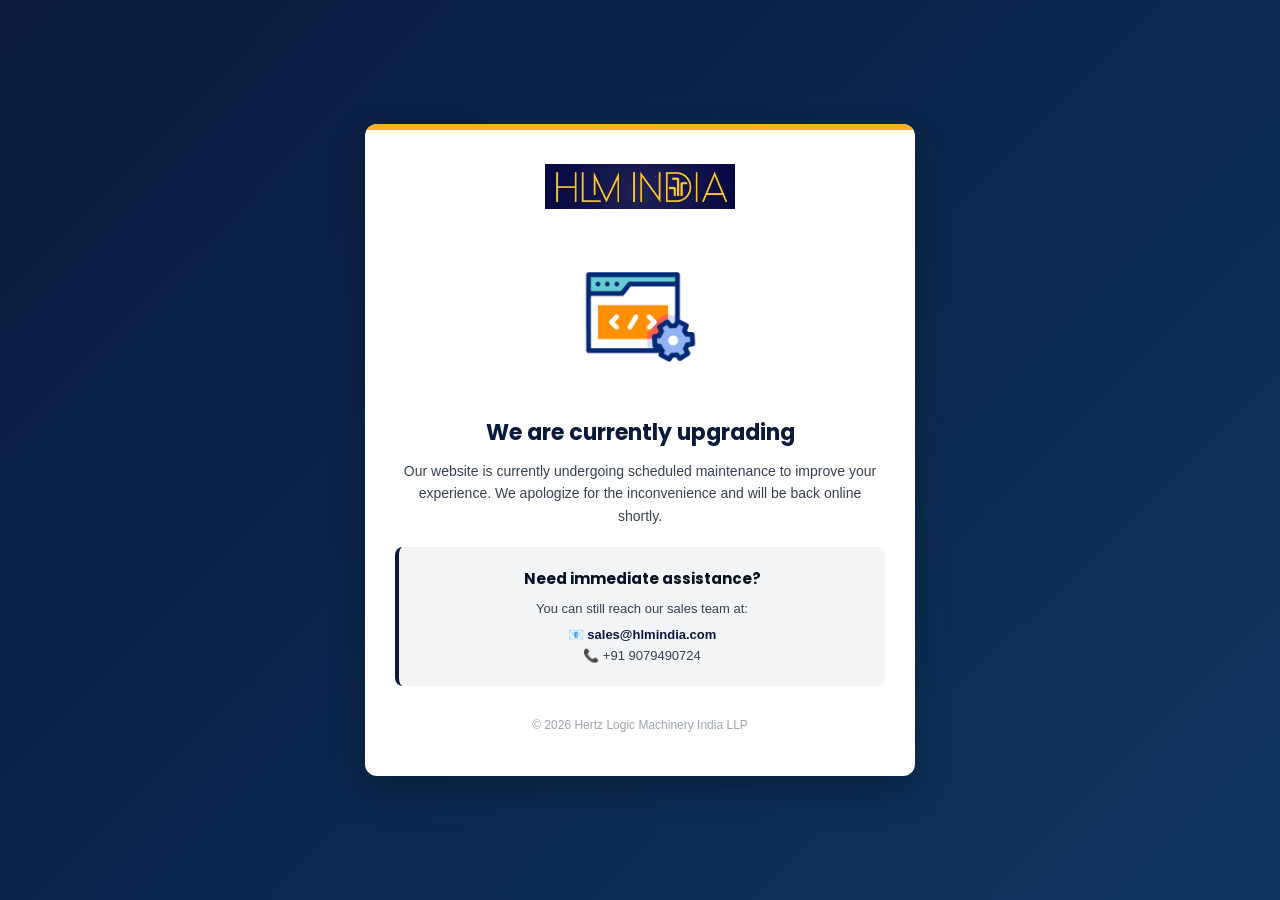
<file: maintenance.html>
<!DOCTYPE html>
<html lang="en">
<head>
    <meta charset="UTF-8">
    <meta name="viewport" content="width=device-width, initial-scale=1.0">
    <title>Under Maintenance - HLM India LLP</title>
    <meta name="description" content="Our website is currently undergoing scheduled maintenance to improve your experience. We will be back online shortly.">
    <meta name="robots" content="noindex">
    
    <!-- Open Graph / Social Sharing Meta Tags -->
    <meta property="og:type" content="website">
    <meta property="og:title" content="Under Maintenance - HLM India LLP">
    <meta property="og:description" content="Our website is currently undergoing scheduled maintenance to improve your experience. We will be back online shortly.">
    <meta property="og:image" content="https://hlmindia.com/assets/social-preview.jpg">
    
    <!-- Twitter Card Meta Tags -->
    <meta name="twitter:card" content="summary_large_image">
    <meta name="twitter:title" content="Under Maintenance - HLM India LLP">
    <meta name="twitter:description" content="Our website is currently undergoing scheduled maintenance to improve your experience. We will be back online shortly.">
    <meta name="twitter:image" content="https://hlmindia.com/assets/social-preview.jpg">

    <link rel="stylesheet" href="assets/styles.css">
    <link rel="icon" href="assets/images/social-preview.jpg" type="image/jpg">
    <style>
        /* Specific styles for the maintenance page layout */
        body {
            min-height: 100vh;
            display: flex;
            align-items: center;
            justify-content: center;
            background: linear-gradient(135deg, #091a3d, #0f355f);
            margin: 0;
            padding: 20px;
            box-sizing: border-box;
            font-family: 'Segoe UI', Tahoma, Geneva, Verdana, sans-serif;
        }

        .maintenance-card {
            background: white;
            padding: 40px 30px;
            border-radius: 12px;
            box-shadow: 0 15px 35px rgba(0,0,0,0.25);
            text-align: center;
            max-width: 550px;
            width: 90%;
            position: relative;
            overflow: hidden;
        }

        /* Accent bar at the top */
        .maintenance-card::before {
            content: '';
            position: absolute;
            top: 0;
            left: 0;
            right: 0;
            height: 6px;
            background: var(--accent-color);
        }

        .logo-img {
            height: 45px;
            margin-bottom: 25px;
            width: auto;
        }

        .maintenance-gif {
            max-width: 150px;
            margin-bottom: 15px;
            display: inline-block;
            animation: softPulse 3s infinite ease-in-out;
        }

        @keyframes softPulse {
            0% { transform: scale(1); opacity: 0.9; }
            50% { transform: scale(1.08); opacity: 1; }
            100% { transform: scale(1); opacity: 0.9; }
        }

        h1 {
            color: var(--primary-color);
            margin-bottom: 10px;
            font-size: 22px;
        }

        p {
            color: var(--text-color);
            line-height: 1.6;
            margin-bottom: 20px;
            font-size: 14px;
        }

        .contact-box {
            background: #f3f4f6;
            padding: 20px;
            border-radius: 8px;
            margin-top: 20px;
            border-left: 4px solid var(--primary-color);
        }

        .contact-box h3 {
            font-size: 15px;
            margin-bottom: 8px;
            color: var(--dark-color);
        }

        .contact-box a {
            color: var(--primary-color);
            text-decoration: none;
            font-weight: 600;
        }

        .contact-box a:hover {
            text-decoration: underline;
        }

        /* Mobile Responsiveness */
        @media (max-width: 480px) {
            .maintenance-card {
                padding: 30px 20px;
            }
            .logo-img {
                height: 35px;
                margin-bottom: 20px;
            }
            .maintenance-gif {
                max-width: 120px;
            }
            h1 {
                font-size: 20px;
            }
            p {
                font-size: 13px;
            }
            .contact-box {
                padding: 15px;
            }
        }
    </style>
</head>
<body>
    <div class="maintenance-card">
        <img src="assets/images/logo.png" alt="Hertz Logic Machinery" class="logo-img">
        
        <div>
            <img src="assets/images/maintenance.gif" alt="Under Maintenance" class="maintenance-gif">
        </div>
        
        <h1>We are currently upgrading</h1>
        <p>Our website is currently undergoing scheduled maintenance to improve your experience. We apologize for the inconvenience and will be back online shortly.</p>
        
        <div class="contact-box">
            <h3>Need immediate assistance?</h3>
            <p style="margin-bottom: 5px; font-size: 13px;">You can still reach our sales team at:</p>
            <p style="margin: 0; font-size: 13px;">
                📧 <a href="mailto:sales@hlmindia.com">sales@hlmindia.com</a><br>
                📞 +91 9079490724
            </p>
        </div>
        
        <p style="margin-top: 30px; font-size: 12px; color: #9ca3af; margin-bottom: 0;">
            &copy; 2026 Hertz Logic Machinery India LLP
        </p>
    </div>
</body>
</html>
</file>
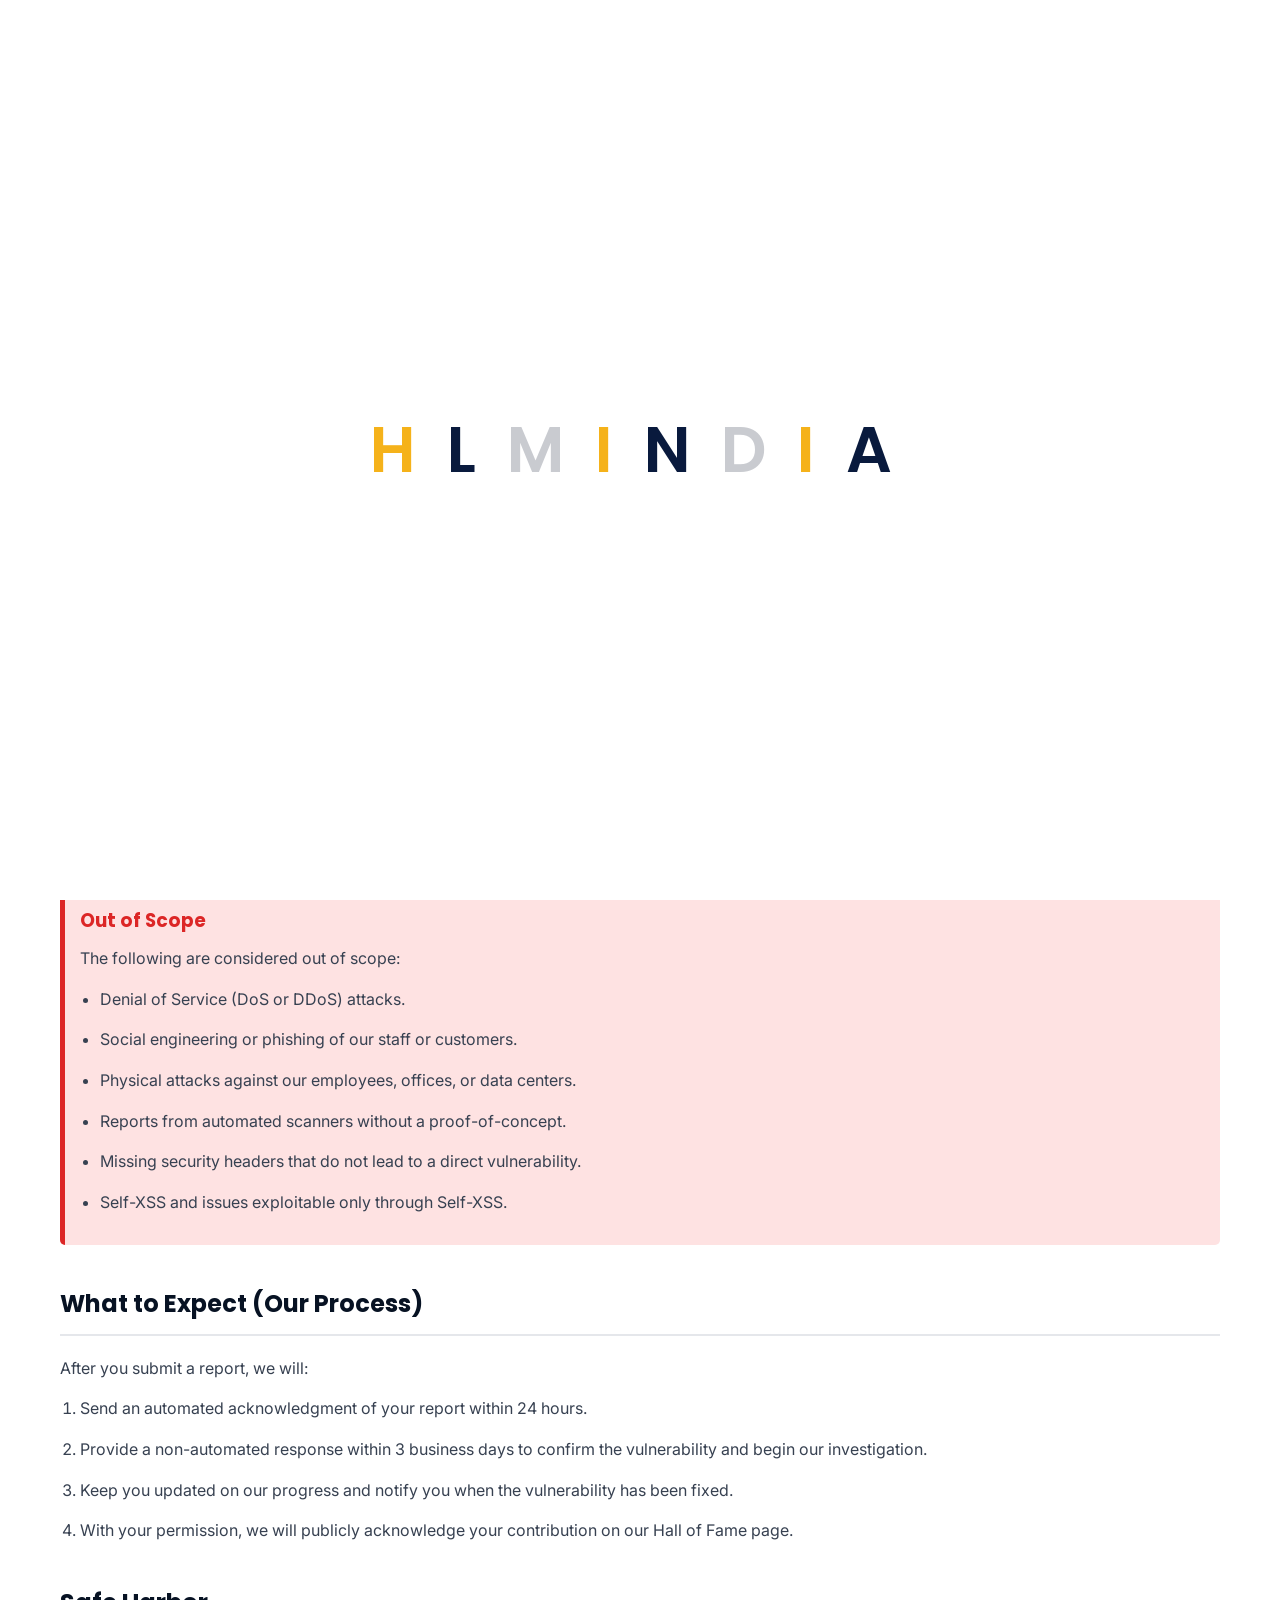
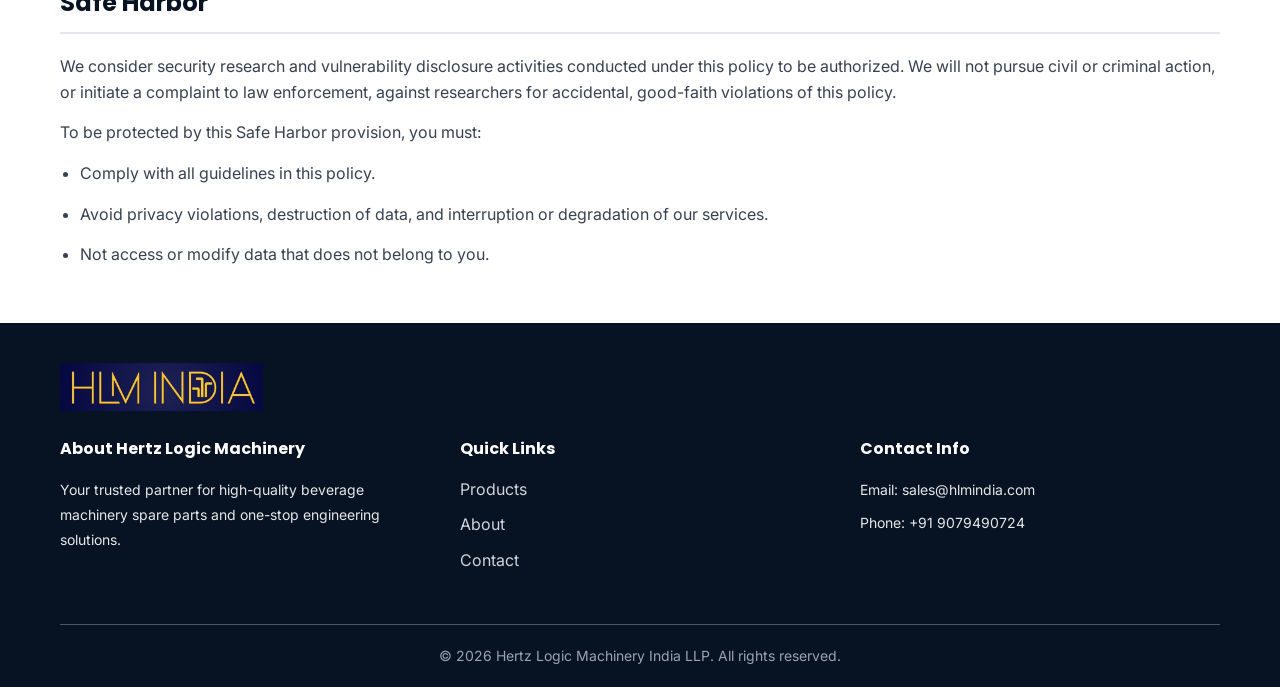
<file: security-policy.html>
<!DOCTYPE html>
<html lang="en">
<head>
    <meta charset="UTF-8">
    <meta name="viewport" content="width=device-width, initial-scale=1.0">
    <title>Security Policy - Hertz Logic Machinery India LLP</title>
    <meta name="description" content="Security policy and vulnerability reporting guidelines for Hertz Logic Machinery India LLP.">
    <meta name="robots" content="noindex, nofollow">

    <link rel="stylesheet" href="assets/styles.css">
    <link rel="icon" href="assets/images/social-preview.jpg" type="image/jpg">

    <style>
        .security-content {
            padding: 40px 20px;
        }
        .security-content h2 {
            font-size: 24px;
            margin-top: 40px;
            margin-bottom: 20px;
            color: var(--dark-color);
            border-bottom: 2px solid var(--border-color);
            padding-bottom: 10px;
        }
        .security-content p, .security-content li {
            font-size: 16px;
            color: var(--text-color);
            margin-bottom: 15px;
        }
        .security-content ul, .security-content ol {
            padding-left: 20px;
        }
        .security-content a {
            color: var(--primary-color);
            font-weight: 600;
        }
        .notice {
            padding: 15px;
            margin-bottom: 20px;
            border-radius: 5px;
            border-left: 5px solid;
        }
        .notice-danger {
            background-color: #fee2e2;
            color: #991b1b;
            border-color: #dc2626;
        }
        .notice-danger h3 {
            color: #dc2626;
            margin: 0 0 10px;
        }
    </style>
</head>
<body>
    <div class="page-loader" id="pageLoader" aria-label="Loading page" role="status">
        <div class="loader-wordmark" aria-hidden="true">
            <span>H</span><span>L</span><span>M</span><span>I</span><span>N</span><span>D</span><span>I</span><span>A</span>
        </div>
    </div>

    <!-- Navigation -->
    <nav class="navbar">
        <div class="container">
            <div class="logo">
                <a href="index.html" class="logo-link">
                    <img src="assets/images/logo.png" alt="Hertz Logic Machinery" class="site-logo">
                    <div class="logo-text">
                        <h1>Hertz Logic Machinery</h1>
                        <p class="tagline">Quality Beverage Equipment Parts</p>
                    </div>
                </a>
            </div>
            <ul class="nav-menu">
                <li><a href="index.html">Home</a></li>
                <li><a href="products.html">Products</a></li>
                <li><a href="products.html#services">Services</a></li>
                <li><a href="about.html">About Us</a></li>
                <li><a href="contact.html">Contact</a></li>
            </ul>
        </div>
    </nav>

    <!-- Page Header -->
    <section class="page-header">
        <div class="container">
            <h1>Security Policy</h1>
            <p>Our commitment to security and responsible disclosure.</p>
        </div>
    </section>

    <!-- Main Content -->
    <main class="security-content">
        <div class="container">
            <p><em>Last Updated: 2026-06-22</em></p>

            <h2>Our Commitment to Security</h2>
            <p>At Hertz Logic Machinery India LLP, we consider the security of our systems a top priority. However, no matter how much effort we put into system security, there can still be vulnerabilities present.</p>
            <p>If you discover a vulnerability, we would like to know about it so we can take steps to address it as quickly as possible. We would like to ask you to help us better protect our clients and our systems.</p>

            <h2>How to Report a Security Vulnerability</h2>
            <p>If you have discovered a security vulnerability, please report it to us by emailing <strong><a href="mailto:security@hlmindia.com">security@hlmindia.com</a></strong>.</p>
            <p>Please include the following details in your report:</p>
            <ul>
                <li>A detailed description of the vulnerability, including the steps to reproduce it.</li>
                <li>The URL or IP address of the affected system.</li>
                <li>Any proof-of-concept code, screenshots, or screen recordings to help us understand the issue.</li>
                <li>Your name and contact information (optional, can be anonymous).</li>
            </ul>
            
            <div class="notice notice-danger">
                <h3>Out of Scope</h3>
                <p>The following are considered out of scope:</p>
                <ul>
                    <li>Denial of Service (DoS or DDoS) attacks.</li>
                    <li>Social engineering or phishing of our staff or customers.</li>
                    <li>Physical attacks against our employees, offices, or data centers.</li>
                    <li>Reports from automated scanners without a proof-of-concept.</li>
                    <li>Missing security headers that do not lead to a direct vulnerability.</li>
                    <li>Self-XSS and issues exploitable only through Self-XSS.</li>
                </ul>
            </div>

            <h2>What to Expect (Our Process)</h2>
            <p>After you submit a report, we will:</p>
            <ol>
                <li>Send an automated acknowledgment of your report within 24 hours.</li>
                <li>Provide a non-automated response within 3 business days to confirm the vulnerability and begin our investigation.</li>
                <li>Keep you updated on our progress and notify you when the vulnerability has been fixed.</li>
                <li>With your permission, we will publicly acknowledge your contribution on our Hall of Fame page.</li>
            </ol>

            <h2>Safe Harbor</h2>
            <p>We consider security research and vulnerability disclosure activities conducted under this policy to be authorized. We will not pursue civil or criminal action, or initiate a complaint to law enforcement, against researchers for accidental, good-faith violations of this policy.</p>
            <p>To be protected by this Safe Harbor provision, you must:</p>
            <ul>
                <li>Comply with all guidelines in this policy.</li>
                <li>Avoid privacy violations, destruction of data, and interruption or degradation of our services.</li>
                <li>Not access or modify data that does not belong to you.</li>
            </ul>
        </div>
    </main>

    <!-- Footer -->
    <footer class="footer">
        <div class="container">
            <div class="footer-logo">
                <a href="index.html"><img src="assets/images/logo.png" alt="Hertz Logic Machinery" class="footer-logo-img"></a>
            </div>
            <div class="footer-content">
                <div class="footer-section">
                    <h4>About Hertz Logic Machinery</h4>
                    <p>Your trusted partner for high-quality beverage machinery spare parts and one-stop engineering solutions.</p>
                </div>
                <div class="footer-section">
                    <h4>Quick Links</h4>
                    <ul>
                        <li><a href="products.html">Products</a></li>
                        <li><a href="about.html">About</a></li>
                        <li><a href="contact.html">Contact</a></li>
                    </ul>
                </div>
                <div class="footer-section">
                    <h4>Contact Info</h4>
                    <p>Email: sales@hlmindia.com</p>
                    <p>Phone: +91 9079490724</p>
                </div>
            </div>
            <div class="footer-bottom">
                <p>&copy; 2026 Hertz Logic Machinery India LLP. All rights reserved.</p>
            </div>
        </div>
    </footer>

    <script src="assets/script.js"></script>
</body>
</html>
</file>
<file: assets/styles.css>
/* ===== Global Styles ===== */
/* Import Google Fonts */
@import url('https://fonts.googleapis.com/css2?family=Inter:wght@300;400;500;600&family=Poppins:wght@400;500;600;700&display=swap');

* {
    margin: 0;
    padding: 0;
    box-sizing: border-box;
}

:root {
    /* Updated to match logo: navy + gold */
    --primary-color: #091a3d; /* deep navy */
    --secondary-color: #0f355f; /* rich blue */
    --accent-color: #f5b21a; /* logo gold */
    --dark-color: #071223;
    --light-color: #f9fafb;
    --border-color: #e5e7eb;
    --text-color: #374151;
    --success-color: #10b981;
}

body {
    font-family: 'Inter', sans-serif;
    line-height: 1.6;
    color: var(--text-color);
    background-color: #fff;
    position: relative;
}

/* Page loading overlay */
.page-loader {
    position: fixed;
    inset: 0;
    z-index: 9999;
    display: grid;
    place-items: center;
    background: #fff;
    transition: opacity 0.45s ease, visibility 0.45s ease;
}

.page-loader.is-hidden {
    opacity: 0;
    visibility: hidden;
    pointer-events: none;
}

.loader-wordmark {
    display: flex;
    gap: clamp(4px, 1.2vw, 13px);
    color: #c9cbd0;
    font-family: 'Poppins', sans-serif;
    font-size: clamp(2.25rem, 6vw, 4rem);
    font-weight: 600;
    letter-spacing: clamp(0.15em, 1.4vw, 0.35em);
}

.loader-wordmark span {
    display: inline-block;
    animation: loaderLetter 1.4s ease-in-out infinite;
}

.loader-wordmark span:nth-child(3n + 1) {
    color: var(--accent-color);
}

.loader-wordmark span:nth-child(3n + 2) {
    color: var(--primary-color);
}

.loader-wordmark span:nth-child(2) { animation-delay: 0.08s; }
.loader-wordmark span:nth-child(3) { animation-delay: 0.16s; }
.loader-wordmark span:nth-child(4) { animation-delay: 0.24s; }
.loader-wordmark span:nth-child(5) { animation-delay: 0.32s; }
.loader-wordmark span:nth-child(6) { animation-delay: 0.4s; }
.loader-wordmark span:nth-child(7) { animation-delay: 0.48s; }
.loader-wordmark span:nth-child(8) { animation-delay: 0.56s; }

@keyframes loaderLetter {
    0%, 100% { opacity: 0.38; transform: translateY(0); }
    45% { opacity: 1; transform: translateY(-7px); }
}

@media (prefers-reduced-motion: reduce) {
    .loader-wordmark span { animation: none; }
    .page-loader { transition: none; }
}

/* Protect assets from selection/copying */
img {
    -webkit-user-select: none;
    -moz-user-select: none;
    -ms-user-select: none;
    user-select: none;
}

/* Headings Typography */
h1, h2, h3, h4, h5, h6, .logo-text h1, .btn, .nav-menu a {
    font-family: 'Poppins', sans-serif;
}

.container {
    max-width: 1200px;
    margin: 0 auto;
    padding: 0 20px;
}

/* ===== Navigation ===== */
.navbar {
    background: linear-gradient(135deg, var(--primary-color), var(--secondary-color));
    color: white;
    padding: 12px 0;
    position: sticky;
    top: 0;
    z-index: 100;
    box-shadow: 0 2px 10px rgba(0,0,0,0.1);
}

.navbar .container {
    display: flex;
    justify-content: space-between;
    align-items: center;
}

.logo h1 {
    font-size: 24px;
    margin-bottom: 5px;
}

.logo .tagline {
    font-size: 12px;
    opacity: 0.9;
    font-weight: 300;
}

/* Logo (image + text) styles */
.logo-link {
    display: flex;
    align-items: center;
    gap: 12px;
    text-decoration: none;
    color: inherit;
}

.site-logo {
    height: 50px;
    width: auto;
    display: block;
}

.logo-text h1 {
    font-size: 18px;
    margin: 0;
}

.logo-text .tagline {
    font-size: 12px;
    margin: 0;
    opacity: 0.9;
}

.mobile-menu-btn {
    display: none;
    background: none;
    border: none;
    color: white;
    font-size: 26px;
    cursor: pointer;
}

.footer-logo {
    margin-bottom: 18px;
}

.footer-logo-img {
    height: 48px;
    width: auto;
}

@media (max-width: 768px) {
    .site-logo { height: 48px; }
    .logo-text h1 { font-size: 18px; }
}

@media (max-width: 480px) {
    .site-logo { height: 40px; }
    .logo-text h1 { font-size: 16px; }
}

/* Highlight style for focused Send Message button */
.focus-highlight {
    box-shadow: 0 8px 24px rgba(9,26,61,0.18), 0 0 0 6px rgba(245,178,26,0.14);
    transform: translateY(-2px);
    transition: box-shadow 0.25s ease, transform 0.2s ease;
    position: relative;
}

@keyframes focusPulse {
    0% { box-shadow: 0 8px 24px rgba(9,26,61,0.12), 0 0 0 0 rgba(245,178,26,0.16); }
    50% { box-shadow: 0 12px 30px rgba(9,26,61,0.16), 0 0 0 10px rgba(245,178,26,0.08); }
    100% { box-shadow: 0 8px 24px rgba(9,26,61,0.12), 0 0 0 0 rgba(245,178,26,0.0); }
}

.focus-highlight {
    animation: focusPulse 1.2s ease-in-out 0s 2;
}

.nav-menu {
    display: flex;
    list-style: none;
    gap: 30px;
}

.nav-menu a {
    color: white;
    text-decoration: none;
    font-weight: 500;
    transition: all 0.3s ease;
    padding: 5px 10px;
    border-bottom: 2px solid transparent;
}

.nav-menu a:hover,
.nav-menu a.active {
    opacity: 1;
    border-bottom-color: var(--accent-color);
}

/* Accessibility: Add visible focus styles for keyboard users */
.btn:focus, .nav-menu a:focus, .filter-btn:focus, #scrollTopBtn:focus, .whatsapp-btn:focus, .logo-link:focus {
    outline: 2px solid var(--accent-color);
    outline-offset: 2px;
    box-shadow: 0 0 0 4px rgba(9, 26, 61, 0.5);
}

/* ===== Hero Section ===== */
.hero {
    padding: 210px 20px;
    text-align: center;
    color: white;
    background-color: var(--primary-color);
    background: linear-gradient(rgba(9, 26, 61, 0.7), rgba(15, 53, 95, 0.7)), url('../images/background_logo_index.png') center/cover no-repeat;
}

.hero-content h2 {
    font-size: 36px;
    margin-bottom: 15px;
    font-weight: 700;
}

.hero-content p {
    font-size: 18px;
    margin-bottom: 25px;
    opacity: 0.95;
}

.cta-buttons {
    display: flex;
    gap: 15px;
    justify-content: center;
    flex-wrap: wrap;
}

/* ===== Buttons ===== */
.btn {
    display: inline-block;
    padding: 12px 30px;
    border: none;
    border-radius: 5px;
    cursor: pointer;
    font-size: 16px;
    font-weight: 600;
    text-decoration: none;
    transition: all 0.3s ease;
    text-align: center;
}

.btn-primary {
    background-color: var(--primary-color);
    color: white;
}

.btn-primary:hover {
    background-color: #1d4ed8;
    transform: translateY(-2px);
    box-shadow: 0 5px 15px rgba(37, 99, 235, 0.4);
}

.btn-secondary {
    background-color: transparent;
    color: white;
    border: 2px solid white;
}

.btn-secondary:hover {
    background-color: white;
    color: var(--primary-color);
}

/* ===== Page Header ===== */
.page-header {
    background: linear-gradient(135deg, var(--primary-color) 0%, var(--secondary-color) 100%);
    color: white;
    padding: 40px 20px;
    text-align: center;
}

.page-header h1 {
    font-size: 32px;
    margin-bottom: 10px;
}

.page-header p {
    font-size: 18px;
    opacity: 0.9;
}

/* ===== Features Section ===== */
.features {
    padding: 50px 20px;
    background-color: #f3f4f6;
}

.features h2 {
    text-align: center;
    font-size: 28px;
    margin-bottom: 30px;
    color: var(--dark-color);
}

.features-grid {
    display: grid;
    grid-template-columns: repeat(auto-fit, minmax(300px, 1fr));
    gap: 20px;
}

.feature-card {
    background: white;
    padding: 20px;
    border-radius: 10px;
    text-align: center;
    box-shadow: 0 4px 20px rgba(0,0,0,0.05); /* Softer shadow */
    transition: all 0.3s ease;
}

.feature-card:hover {
    transform: translateY(-5px);
    box-shadow: 0 10px 25px rgba(0,0,0,0.1);
}

.feature-icon {
    font-size: 32px;
    margin-bottom: 15px;
}

.feature-card h3 {
    font-size: 20px;
    margin-bottom: 10px;
    color: var(--dark-color);
}

.feature-card p {
    color: var(--text-color);
    font-size: 14px;
}

/* ===== Popular Products Section ===== */
.popular-products {
    padding: 50px 20px;
}

.popular-products h2 {
    text-align: center;
    font-size: 28px;
    margin-bottom: 30px;
    color: var(--dark-color);
}

.products-preview {
    display: grid;
    grid-template-columns: repeat(auto-fit, minmax(250px, 1fr));
    gap: 20px;
    margin-bottom: 40px;
}

.product-card {
    background: white;
    border: 1px solid var(--border-color);
    border-radius: 10px;
    padding: 20px;
    text-align: center;
    transition: all 0.3s ease;
}

.product-card:hover {
    box-shadow: 0 10px 25px rgba(0,0,0,0.08);
    border-color: var(--primary-color);
}

.product-image {
    margin-bottom: 15px;
}

div.product-image {
    font-size: 60px;
}

img.product-image {
    width: 100%;
    height: 160px;
    object-fit: contain;
    border-radius: 5px;
}

.product-card h3 {
    font-size: 18px;
    margin-bottom: 10px;
    color: var(--dark-color);
}

.product-card p {
    font-size: 13px;
    color: var(--text-color);
    margin-bottom: 8px;
}

.specs {
    font-size: 12px !important;
    color: #6b7280 !important;
    font-weight: 500;
    margin: 10px 0 !important;
}

.price {
    display: none !important;
}

.product-card .btn {
    width: 100%;
    margin-top: 12px;
    padding: 10px;
}

/* ===== Product Catalog ===== */
.product-catalog {
    padding: 40px 20px;
}

.category-filter {
    text-align: center;
    margin-bottom: 30px;
}

.category-filter h3 {
    margin-bottom: 20px;
    color: var(--dark-color);
}

.search-wrapper {
    position: relative;
    max-width: 500px;
    margin: 0 auto 30px;
}

#productSearch {
    width: 100%;
    padding: 12px 20px 12px 45px;
    border: 2px solid var(--border-color);
    border-radius: 50px;
    font-size: 16px;
    transition: all 0.3s ease;
    outline: none;
    box-shadow: 0 2px 5px rgba(0,0,0,0.05);
}

#productSearch:focus {
    border-color: var(--primary-color);
    box-shadow: 0 4px 12px rgba(37, 99, 235, 0.15);
}

.search-icon {
    position: absolute;
    left: 18px;
    top: 50%;
    transform: translateY(-50%);
    color: #9ca3af;
    font-size: 18px;
    pointer-events: none;
}

.filter-buttons {
    display: flex;
    justify-content: center;
    gap: 10px;
    flex-wrap: wrap;
}

.filter-btn {
    background-color: var(--light-color);
    border: 2px solid var(--border-color);
    padding: 10px 20px;
    border-radius: 25px;
    cursor: pointer;
    font-weight: 600;
    transition: all 0.3s ease;
}

.filter-btn:hover,
.filter-btn.active {
    background-color: var(--primary-color);
    color: white;
    border-color: var(--primary-color);
}

.products-grid {
    display: grid;
    grid-template-columns: repeat(auto-fill, minmax(280px, 1fr));
    gap: 20px;
}

.product-item {
    background: white;
    border: 1px solid var(--border-color);
    border-radius: 10px;
    padding: 15px;
    text-align: center;
    transition: all 0.3s ease;
    display: flex;
    flex-direction: column;
    height: 100%;
}

.product-item:hover {
    box-shadow: 0 10px 30px rgba(0,0,0,0.08);
    border-color: var(--primary-color);
}

.product-item h3 {
    font-size: 16px;
    margin-bottom: 10px;
    color: var(--dark-color);
}

.product-item p {
    font-size: 13px;
    margin-bottom: 8px;
}

.add-to-cart {
    background-color: var(--primary-color);
    color: white;
    border: none;
    padding: 10px 20px;
    border-radius: 5px;
    cursor: pointer;
    font-weight: 600;
    width: 100%;
    margin-top: auto;
    transition: all 0.3s ease;
}

.add-to-cart:hover {
    background-color: #1d4ed8;
}

/* ===== Stats Section ===== */
.stats {
    background: linear-gradient(135deg, var(--primary-color), var(--secondary-color));
    color: white;
    padding: 40px 20px;
    text-align: center;
}

.stats-grid {
    display: grid;
    grid-template-columns: repeat(auto-fit, minmax(200px, 1fr));
    gap: 20px;
}

.stat h3 {
    font-size: 32px;
    font-weight: 700;
    margin-bottom: 10px;
}

.stat p {
    font-size: 16px;
    opacity: 0.9;
}

/* ===== About Content ===== */
.about-content {
    padding: 40px 20px;
}

.about-section {
    margin-bottom: 30px;
}

.about-section h2 {
    font-size: 24px;
    margin-bottom: 20px;
    color: var(--dark-color);
}

.about-section p {
    font-size: 16px;
    line-height: 1.8;
    color: var(--text-color);
    margin-bottom: 15px;
}

.values-grid {
    display: grid;
    grid-template-columns: repeat(auto-fit, minmax(250px, 1fr));
    gap: 20px;
    margin: 30px 0;
}

.value-card {
    background: #f3f4f6;
    padding: 20px;
    border-radius: 10px;
    text-align: center;
}

.value-card h3 {
    font-size: 20px;
    margin-bottom: 10px;
    color: var(--dark-color);
}

.benefits-list {
    list-style: none;
    display: grid;
    grid-template-columns: repeat(auto-fit, minmax(300px, 1fr));
    gap: 20px;
}

.benefits-list li {
    padding: 15px;
    background: #f9fafb;
    border-left: 4px solid var(--primary-color);
}

.certifications {
    list-style: none;
    display: grid;
    gap: 15px;
    margin-top: 20px;
}

.certifications li {
    padding: 10px 0;
    font-size: 16px;
}

/* ===== Contact Section ===== */
.contact-section {
    padding: 40px 20px;
}

.contact-cards {
    display: grid;
    grid-template-columns: repeat(auto-fit, minmax(300px, 1fr));
    gap: 20px;
    margin-bottom: 60px;
}

.contact-card {
    background: #f3f4f6;
    padding: 20px;
    border-radius: 10px;
    border-left: 4px solid var(--primary-color);
    display: flex;
    flex-direction: column;
}

/* Make address card larger */
.contact-card:last-child {
    grid-column: 1 / -1;
    padding: 0; /* Remove padding to allow full-bleed map */
    display: flex;
    flex-direction: row;
    overflow: hidden;
    min-height: 250px;
}

.address-details {
    padding: 25px;
    flex: 1;
    display: flex;
    flex-direction: column;
    justify-content: center;
    min-width: 300px;
}

.address-map {
    flex: 1.5;
    min-height: 100%;
    background-color: #e5e7eb;
}

.address-actions {
    margin-top: 20px;
}

@media (max-width: 700px) {
    #map-container {
        min-height: 220px;
    }
    
    .contact-card:last-child {
        flex-direction: column;
    }
    
    .address-map {
        min-height: 180px;
        flex: none;
    }
}

.contact-card h3 {
    font-size: 18px;
    margin-bottom: 15px;
    color: var(--dark-color);
}

.contact-card p {
    margin-bottom: 10px;
    line-height: 1.6;
}

/* Address specific sizing */
.contact-address {
    font-size: 18px;
    line-height: 1.6;
}

@media (max-width: 480px) {
    .contact-address {
        font-size: 16px;
    }
}

.hours {
    font-size: 13px !important;
    color: #6b7280 !important;
}

/* ===== Contact Form ===== */
.contact-form-section {
    background: #f9fafb;
    padding: 30px;
    border-radius: 10px;
    max-width: 700px;
    margin: 0 auto;
}

.contact-form-section h2 {
    margin-bottom: 30px;
    color: var(--dark-color);
}

.form-group {
    margin-bottom: 20px;
}

.form-row {
    display: grid;
    grid-template-columns: 1fr 1fr;
    gap: 20px;
}

.form-group label {
    display: block;
    margin-bottom: 8px;
    font-weight: 600;
    color: var(--dark-color);
}

.form-group input,
.form-group textarea,
.form-group select {
    width: 100%;
    padding: 12px;
    border: 1px solid var(--border-color);
    border-radius: 5px;
    font-family: inherit;
    font-size: 14px;
    transition: border-color 0.3s ease;
}

.form-group input:focus,
.form-group textarea:focus,
.form-group select:focus {
    outline: none;
    border-color: var(--primary-color);
    box-shadow: 0 0 0 3px rgba(37, 99, 235, 0.1);
}

.checkbox {
    display: flex;
    align-items: center;
    gap: 10px;
}

.checkbox input {
    width: auto;
    margin: 0;
}

.checkbox label {
    margin: 0;
    font-weight: 400;
}

.form-group button {
    width: 100%;
    padding: 14px;
    font-size: 16px;
}

.form-message {
    margin-top: 20px;
    padding: 15px;
    border-radius: 5px;
    text-align: center;
    font-weight: 600;
    display: none;
}

.form-message.success {
    background-color: #ecfdf5;
    color: #065f46;
    border: 1px solid #34d399;
    border-left: 5px solid #10b981;
    box-shadow: 0 4px 12px rgba(16, 185, 129, 0.2);
    display: flex !important;
    align-items: center;
    justify-content: center;
    gap: 12px;
}

.form-message.success::before {
    content: "✓";
    display: flex;
    align-items: center;
    justify-content: center;
    width: 22px;
    height: 22px;
    background-color: #10b981;
    color: white;
    border-radius: 50%;
    font-size: 13px;
    font-weight: bold;
    flex-shrink: 0;
}
.form-message.error {
    background-color: #fee2e2;
    color: #dc2626;
    display: block;
}

/* ===== FAQ Section ===== */
.faq-section {
    padding: 60px 20px;
    background-color: #f9fafb;
}

.faq-section h2 {
    text-align: center;
    font-size: 32px;
    margin-bottom: 50px;
    color: var(--dark-color);
}

.faq-grid {
    display: grid;
    grid-template-columns: repeat(auto-fit, minmax(300px, 1fr));
    gap: 30px;
}

.faq-item {
    background: white;
    padding: 25px;
    border-radius: 10px;
    border-left: 4px solid var(--primary-color);
}

.faq-item h3 {
    font-size: 16px;
    margin-bottom: 12px;
    color: var(--dark-color);
}

.faq-item p {
    font-size: 14px;
    line-height: 1.6;
}

/* ===== Bulk Orders Section ===== */
.bulk-orders {
    background: linear-gradient(135deg, var(--primary-color), var(--secondary-color));
    color: white;
    padding: 40px 20px;
    text-align: center;
}

.bulk-orders h2 {
    font-size: 28px;
    margin-bottom: 15px;
}

.bulk-orders p {
    font-size: 18px;
    margin-bottom: 30px;
    opacity: 0.95;
}

/* ===== CTA Section ===== */
.cta-section {
    background: linear-gradient(135deg, var(--primary-color), var(--secondary-color));
    color: white;
    padding: 50px 20px;
    text-align: center;
}

.cta-section h2 {
    font-size: 28px;
    margin-bottom: 15px;
}

.cta-section p {
    font-size: 18px;
    margin-bottom: 30px;
    opacity: 0.95;
}

/* ===== Brand Slider ===== */
.brand-slider {
    /* Slider Configuration - Edit these numbers here */
    --slide-width: 250px;
    --unique-slides: 6;
    --total-slides: 12; /* Set this to: unique-slides * 2 */
    padding: 40px 0;
    background-color: white;
    overflow: hidden;
    border-top: 1px solid var(--border-color);
}

.brand-slider h2 {
    text-align: center;
    font-size: 28px;
    margin-bottom: 30px;
    color: var(--dark-color);
}

.slider {
    height: 100px;
    margin: auto;
    overflow: hidden;
    position: relative;
    width: 100%;
}

/* Gradient fade effect on sides */
.slider::before,
.slider::after {
    background: linear-gradient(to right, white 0%, rgba(255, 255, 255, 0) 100%);
    content: "";
    height: 100px;
    position: absolute;
    width: 150px;
    z-index: 2;
    pointer-events: none;
}

.slider::before { left: 0; top: 0; }
.slider::after {
    right: 0;
    top: 0;
    transform: rotateZ(180deg);
}

.slide-track {
    animation: scroll 30s linear infinite;
    display: flex;
    width: calc(var(--slide-width) * var(--total-slides));
}

.slide {
    height: 100px;
    width: var(--slide-width);
    display: flex;
    align-items: center;
    justify-content: center;
    padding: 0 30px;
    flex-shrink: 0;
}

.slide img {
    max-width: 100%;
    max-height: 70px;
    transition: all 0.3s ease;
}

.slide img:hover {
    transform: scale(1.1);
}

@keyframes scroll {
    0% { transform: translateX(0); }
    100% { transform: translateX(calc(var(--slide-width) * var(--unique-slides) * -1)); }
}

@media (max-width: 768px) {
    .slider::before, .slider::after { width: 50px; }
    .brand-slider h2 { font-size: 28px; }
    .brand-slider {
        --slide-width: 150px;
    }
}

/* ===== Footer ===== */
.footer {
    background-color: var(--dark-color);
    color: white;
    padding: 40px 20px 20px;
}

.footer-content {
    display: grid;
    grid-template-columns: repeat(auto-fit, minmax(250px, 1fr));
    gap: 40px;
    margin-bottom: 40px;
}

.footer-section h4 {
    margin-bottom: 15px;
    font-size: 16px;
}

.footer-section p {
    font-size: 14px;
    line-height: 1.8;
    opacity: 0.9;
    margin-bottom: 8px;
}

.footer-section ul {
    list-style: none;
}

.footer-section ul li {
    margin-bottom: 10px;
}

.footer-section ul li a {
    color: #d1d5db;
    text-decoration: none;
    transition: color 0.3s ease;
}

.footer-section ul li a:hover {
    color: var(--accent-color);
}

.footer-bottom {
    border-top: 1px solid #4b5563;
    padding-top: 20px;
    text-align: center;
    color: #9ca3af;
    font-size: 14px;
}

/* ===== Responsive Design ===== */
@media (max-width: 768px) {
    .navbar .container {
        flex-direction: row;
        flex-wrap: wrap;
        justify-content: space-between;
    }

    .mobile-menu-btn {
        display: block;
    }

    .nav-menu {
        display: flex;
        position: fixed;
        top: 0;
        right: 0;
        height: 100%;
        width: 75%;
        max-width: 320px;
        flex-direction: column;
        gap: 0;
        padding-top: 60px;
        background-color: rgba(7, 18, 35, 0.98);
        box-shadow: -5px 0 25px rgba(0,0,0,0.25);
        z-index: 999;
        transform: translateX(100%);
        visibility: hidden;
        transition: transform 0.35s ease-in-out, visibility 0.35s;
        margin-top: 0;
        border-radius: 0;
        overflow-y: auto;
    }

    .nav-menu.active {
        transform: translateX(0);
        visibility: visible;
    }

    .nav-menu li {
        width: 100%;
    }

    .nav-menu a {
        display: block;
        padding: 15px;
        border-bottom: 1px solid rgba(255,255,255,0.05);
        text-align: center;
    }

    .hero-content h2 {
        font-size: 24px;
    }

    .hero-content p {
        font-size: 15px;
    }

    .form-row {
        grid-template-columns: 1fr;
    }

    .contact-form-section {
        padding: 20px;
    }

    .features h2,
    .popular-products h2,
    .faq-section h2,
    .brand-slider h2,
    .about-section h2,
    .cta-section h2,
    .bulk-orders h2 {
        font-size: 22px;
        margin-bottom: 30px;
    }

    .page-header h1 {
        font-size: 22px;
    }

    .page-header p {
        font-size: 16px;
    }

    .cta-buttons {
        flex-direction: column;
    }

    .btn {
        width: 100%;
    }

    /* Reduce section padding for tablet/mobile */
    .hero, .page-header, .features, .popular-products, .product-catalog, .about-content, .contact-section, .faq-section, .cta-section, .bulk-orders, .brand-slider {
        padding-top: 40px;
        padding-bottom: 40px;
    }
}

@media (max-width: 480px) {
    .navbar .container {
        padding: 0 15px;
    }

    .site-logo {
        height: 35px;
    }

    .hero-content h2 {
        font-size: 20px;
    }

    .hero-content p {
        font-size: 13px;
    }

    .features h2,
    .popular-products h2,
    .faq-section h2,
    .brand-slider h2,
    .about-section h2,
    .cta-section h2,
    .bulk-orders h2 {
        font-size: 18px;
        margin-bottom: 20px;
    }

    .products-grid,
    .features-grid {
        grid-template-columns: 1fr;
    }

    /* Mobile 2-Column Product Grid */
    .products-grid {
        grid-template-columns: 1fr 1fr;
        gap: 10px;
    }

    .benefits-list {
        grid-template-columns: 1fr;
    }

    .stats-grid {
        grid-template-columns: 1fr 1fr;
    }

    /* Compact elements for small screens */
    .page-header h1 {
        font-size: 20px;
    }
    
    .page-header p {
        font-size: 13px;
    }

    .product-card, .feature-card, .contact-card, .faq-item, .value-card {
        padding: 15px;
    }

    .product-card h3, .feature-card h3, .contact-card h3, .value-card h3 {
        font-size: 16px;
        margin-bottom: 5px;
    }

    .product-card p, .product-item p, .feature-card p, .contact-card p, .faq-item p, .value-card p, .specs {
        font-size: 13px;
    }

    .btn, .filter-btn {
        padding: 8px 15px;
        font-size: 13px;
    }

    /* Specific styles for 2-column mobile grid items */
    .product-item {
        padding: 10px;
    }

    .product-item h3 {
        font-size: 14px;
        margin-bottom: 5px;
        line-height: 1.3;
    }

    .add-to-cart {
        padding: 8px 5px;
        font-size: 12px;
        margin-top: auto;
    }

    .logo-text h1 {
        font-size: 14px;
    }
    
    .logo-text .tagline {
        font-size: 10px;
    }

    .footer-section h4 {
        font-size: 15px;
    }

    .footer-section p, .footer-section ul li a, .footer-bottom p {
        font-size: 12px;
    }
    
    .stat h3 {
        font-size: 28px;
    }
    
    .stat p {
        font-size: 13px;
    }
}

/* Prevent body scroll when mobile menu is open */
body.mobile-menu-open {
    overflow: hidden;
}

/* ===== Contact Widget ===== */
.contact-widget{
    position:fixed;
    right:20px;
    top:50%;
    transform:translateY(-50%);
    width:70px;
    background:#fff;
    border-radius:40px;
    box-shadow:0 4px 15px rgba(0,0,0,.1);
    padding:8px 0 15px;
    text-align:center;
    z-index:999;
}

.avatar-wrapper{
    width:62px;
    height:75px;
    margin:0 auto 8px;
    background:linear-gradient(
        to bottom,
        #ffffff 0%,
        #f2f2f2 100%
    );
    border-radius:35px 35px 0 0;
    overflow:hidden;
    display: flex;
    justify-content: center;
    align-items:flex-end;
}

.avatar-wrapper img{
    width:50px;
    object-fit:contain;
}

.contact-item{
    position: relative;
    display:flex;
    flex-direction:column;
    align-items:center;
    text-decoration:none;
    color:#00033d;
    margin:14px 0;
    transition:.3s;
}

.contact-item:hover{
    color: #ffc72c;
    transform:scale(1.08);
}

/* Tooltip for contact items */
.contact-item .tooltip-text {
    visibility: hidden;
    width: 120px;
    background-color: #333;
    color: #fff;
    text-align: center;
    border-radius: 6px;
    padding: 5px 0;
    position: absolute;
    z-index: 1;
    top: 50%;
    right: 110%;
    margin-top: -15px;
    opacity: 0;
    transition: opacity 0.3s;
    font-size: 12px;
    font-weight: 500;
}

.contact-item:hover .tooltip-text {
    visibility: visible;
    opacity: 1;
}

.contact-item svg{
    width:20px;
    height:20px;
    margin-bottom:5px;
    fill: currentColor;
}

.contact-item span{
    font-size:10px;
    line-height:1.2;
    font-weight: 400;
}

.contact-widget .separator {
    height: 1px;
    background-color: var(--border-color);
    margin: 10px 5px;
}

/* Circular Scroll to Top Button */
#scrollTopBtn.contact-item {
    width: 35px;
    height: 35px;
    border-radius: 50%;
    background-color: #f3f4f6;
    margin: 10px auto 0;
    justify-content: center;
    padding: 0;
}
</file>
